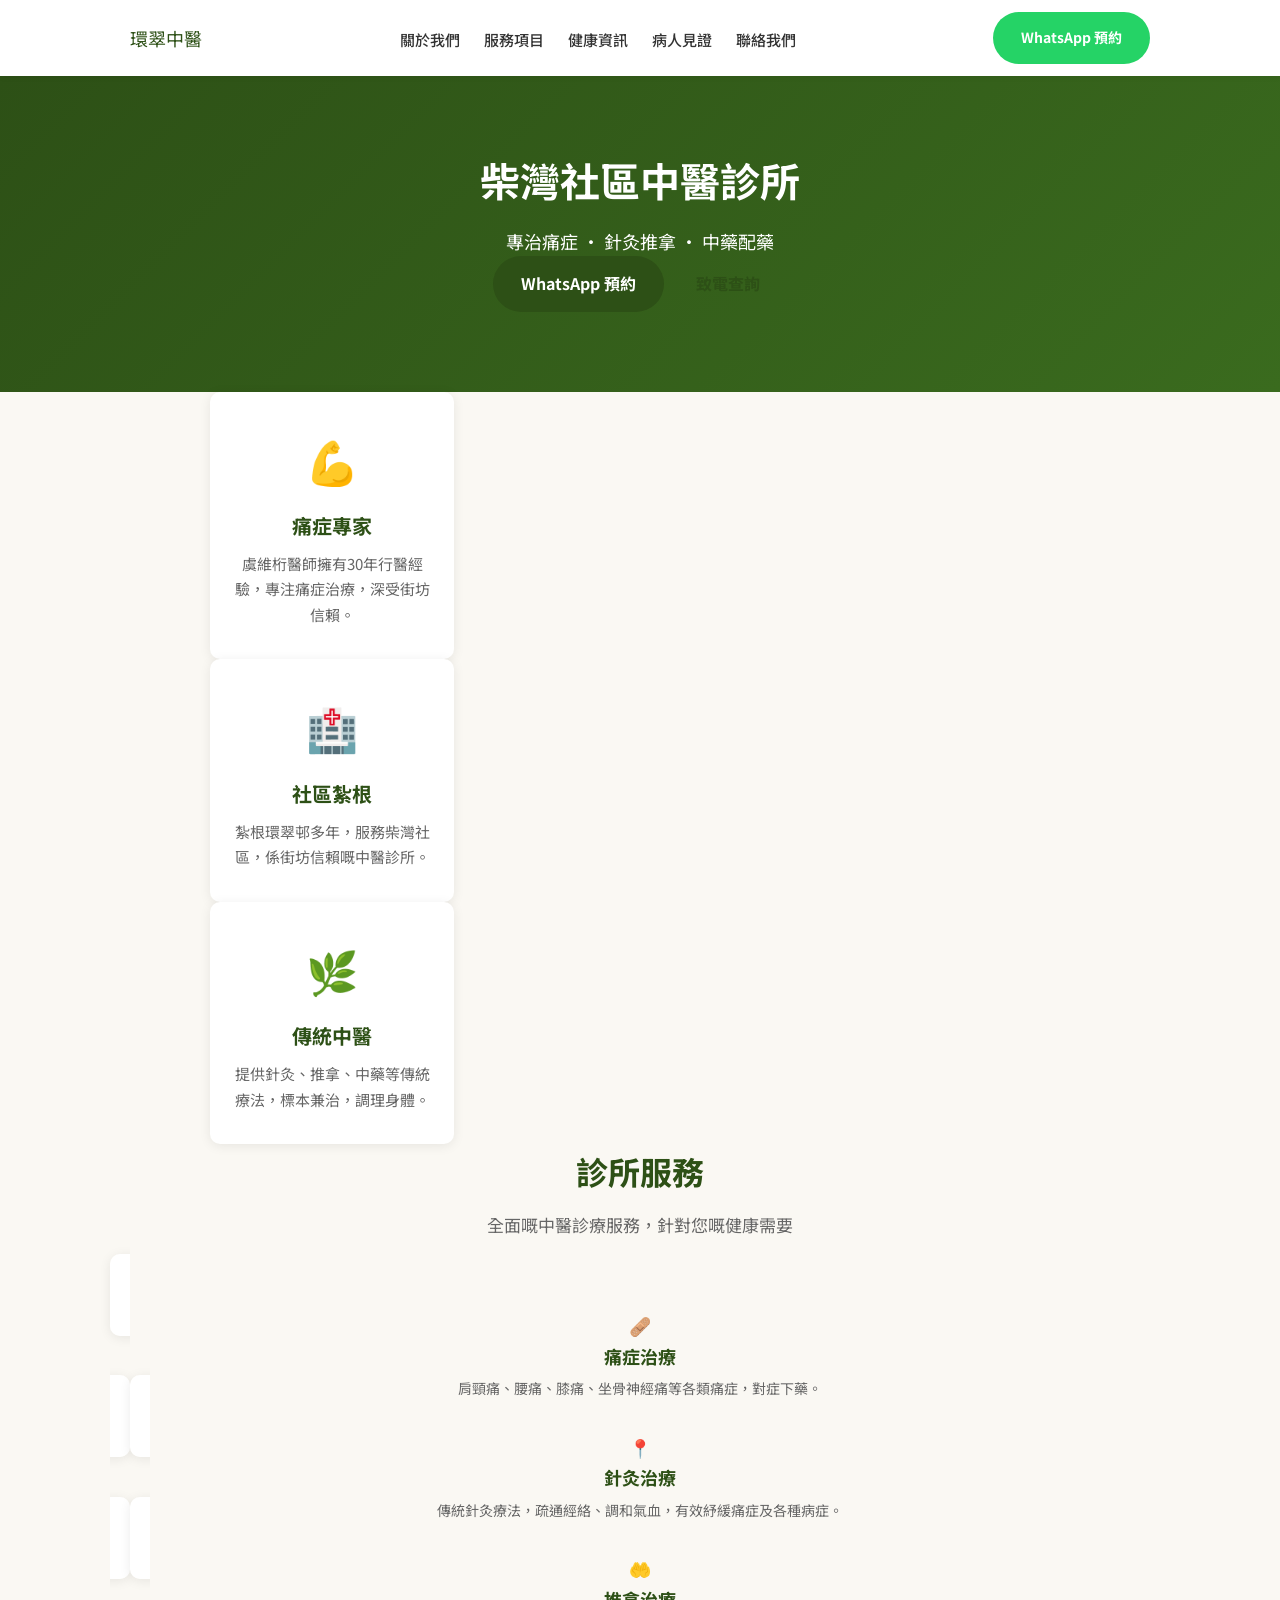
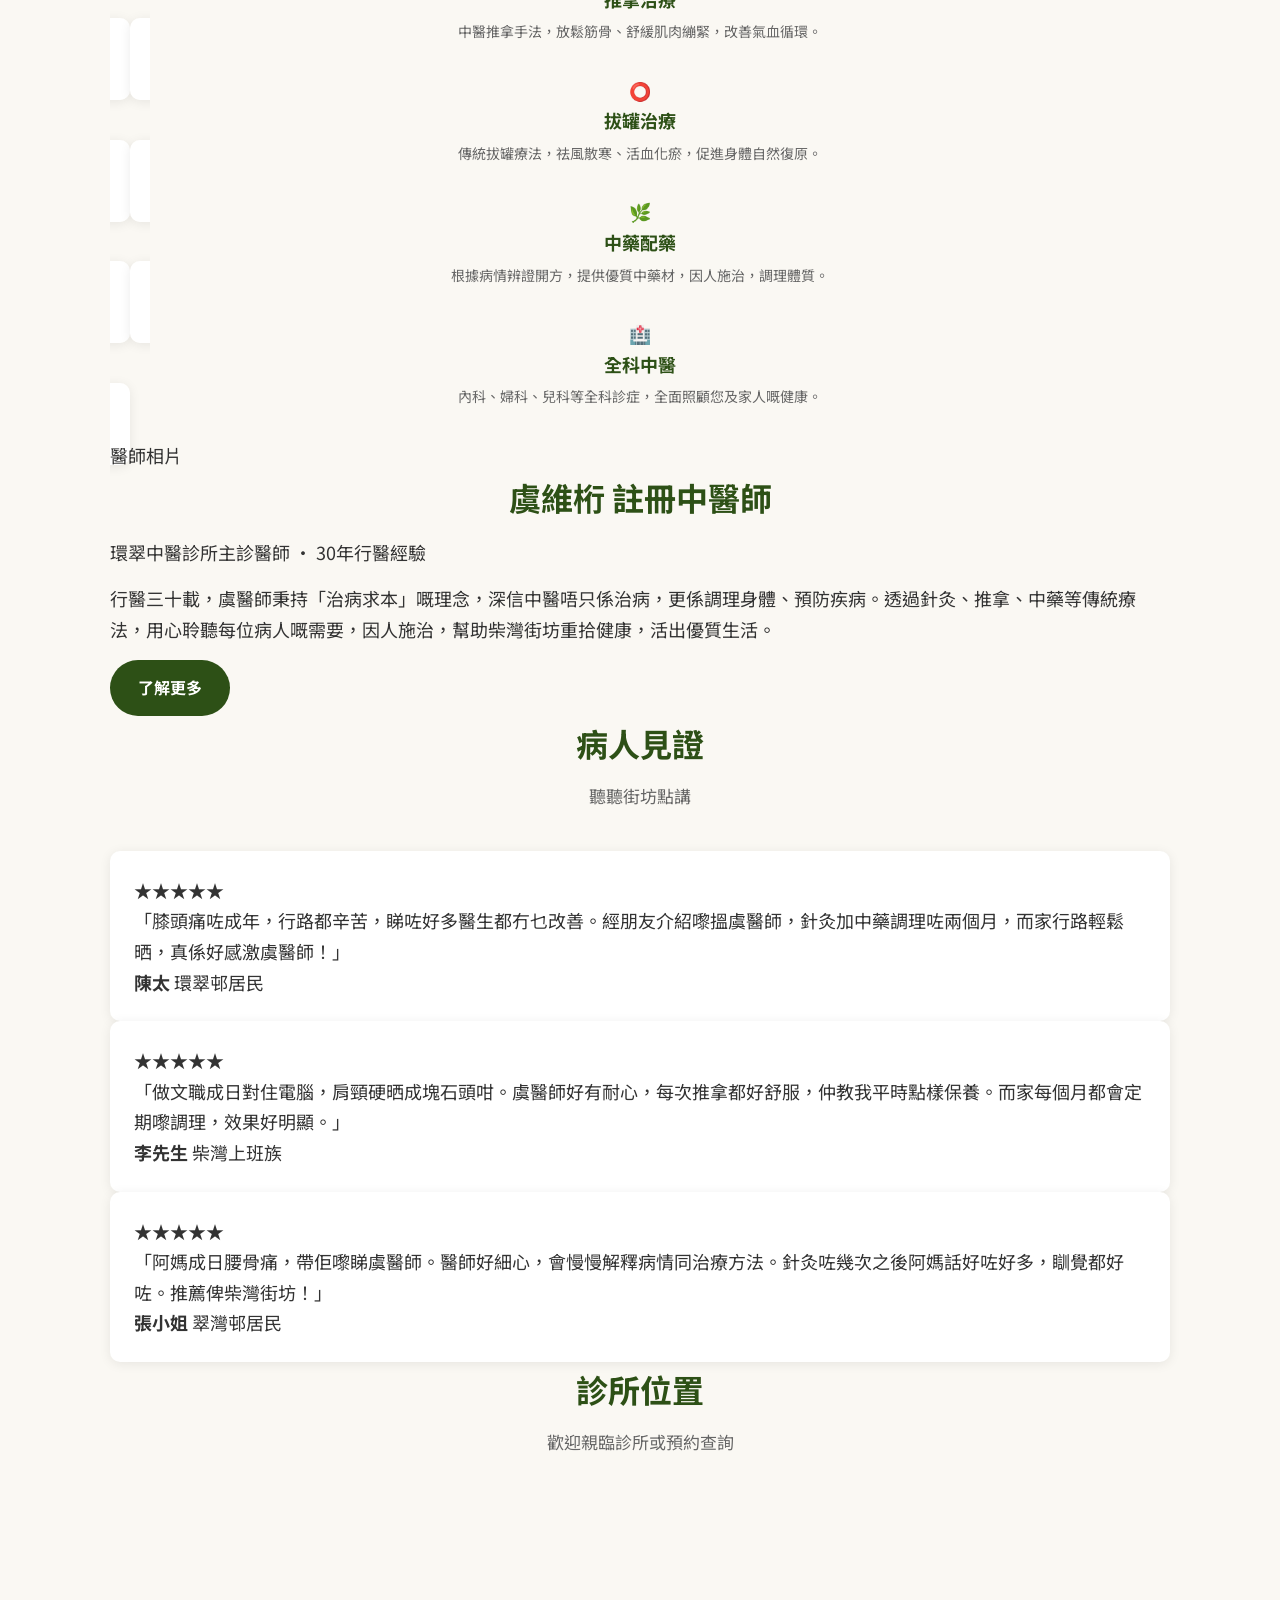
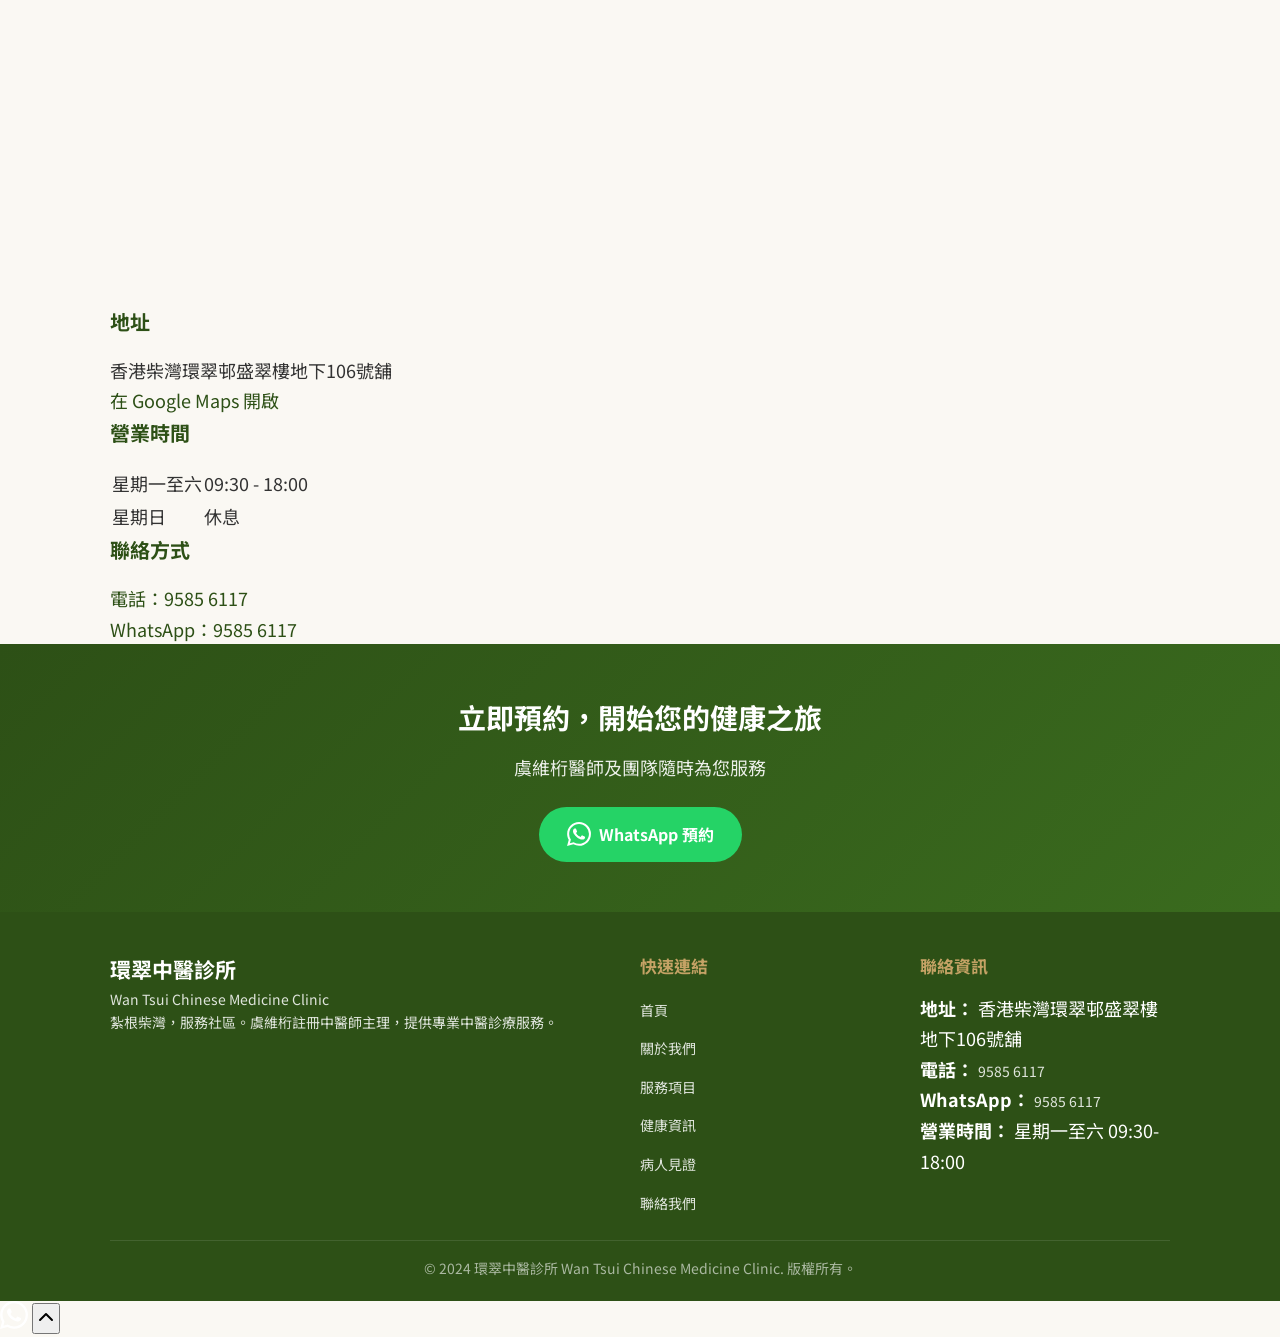
<file: docs/index.html>
<!DOCTYPE html>
<html lang="zh-Hant-HK">
<head>
    <meta charset="UTF-8">
    <meta name="viewport" content="width=device-width, initial-scale=1.0">
    <title>環翠中醫診所 | 柴灣痛症針灸推拿中藥</title>
    <meta name="description" content="環翠中醫診所位於柴灣環翠邨，由虞維桁註冊中醫師主理，擁有30年行醫經驗。專治痛症，提供針灸、推拿、拔罐、中藥配藥等傳統中醫服務，服務柴灣社區街坊。">
    <meta name="keywords" content="中醫,柴灣,環翠邨,痛症,針灸,推拿,中藥,拔罐,註冊中醫師,虞維桁">
    <meta name="author" content="環翠中醫診所">
    <meta property="og:title" content="環翠中醫診所 | 柴灣痛症針灸推拿中藥">
    <meta property="og:description" content="柴灣環翠邨中醫診所，30年經驗註冊中醫師駐診，專治痛症、針灸推拿、中藥配藥。">
    <meta property="og:type" content="website">
    <meta property="og:locale" content="zh_HK">
    <link rel="preconnect" href="https://fonts.googleapis.com">
    <link rel="preconnect" href="https://fonts.gstatic.com" crossorigin>
    <link href="https://fonts.googleapis.com/css2?family=Noto+Sans+TC:wght@300;400;500;700;900&display=swap" rel="stylesheet">
    <link rel="stylesheet" href="css/style.css">
</head>
<body>

    <!-- ========== Header ========== -->
    <header class="header" id="header">
        <div class="container">
            <nav class="nav">
                <a href="index.html" class="logo">環翠中醫</a>
                <ul class="nav-links" id="navLinks">
                    <li><a href="about.html">關於我們</a></li>
                    <li><a href="services.html">服務項目</a></li>
                    <li><a href="health-info.html">健康資訊</a></li>
                    <li><a href="testimonials.html">病人見證</a></li>
                    <li><a href="contact.html">聯絡我們</a></li>
                </ul>
                <a href="https://wa.me/85295856117?text=你好，我想預約睇中醫" class="btn btn-whatsapp nav-cta" target="_blank" rel="noopener noreferrer">WhatsApp 預約</a>
                <button class="hamburger" id="hamburger" aria-label="開啟選單">
                    <span></span>
                    <span></span>
                    <span></span>
                </button>
            </nav>
        </div>
    </header>

    <!-- ========== Hero Section ========== -->
    <section class="hero" id="hero">
        <div class="container">
            <div class="hero-content">
                <h1>柴灣社區中醫診所</h1>
                <p class="hero-subtitle">專治痛症 · 針灸推拿 · 中藥配藥</p>
                <div class="hero-cta">
                    <a href="https://wa.me/85295856117?text=你好，我想預約睇中醫" class="btn btn-primary" target="_blank" rel="noopener noreferrer">WhatsApp 預約</a>
                    <a href="tel:+85295856117" class="btn btn-secondary">致電查詢</a>
                </div>
            </div>
        </div>
    </section>

    <!-- ========== Feature Cards ========== -->
    <section class="features" id="features">
        <div class="container">
            <div class="features-grid">
                <div class="feature-card">
                    <div class="feature-icon">💪</div>
                    <h3>痛症專家</h3>
                    <p>虞維桁醫師擁有30年行醫經驗，專注痛症治療，深受街坊信賴。</p>
                </div>
                <div class="feature-card">
                    <div class="feature-icon">🏥</div>
                    <h3>社區紮根</h3>
                    <p>紮根環翠邨多年，服務柴灣社區，係街坊信賴嘅中醫診所。</p>
                </div>
                <div class="feature-card">
                    <div class="feature-icon">🌿</div>
                    <h3>傳統中醫</h3>
                    <p>提供針灸、推拿、中藥等傳統療法，標本兼治，調理身體。</p>
                </div>
            </div>
        </div>
    </section>

    <!-- ========== Services Section ========== -->
    <section class="services" id="services">
        <div class="container">
            <h2 class="section-title">診所服務</h2>
            <p class="section-subtitle">全面嘅中醫診療服務，針對您嘅健康需要</p>
            <div class="services-grid">
                <a href="services.html" class="service-card">
                    <div class="service-icon">🩹</div>
                    <h3>痛症治療</h3>
                    <p>肩頸痛、腰痛、膝痛、坐骨神經痛等各類痛症，對症下藥。</p>
                </a>
                <a href="services.html" class="service-card">
                    <div class="service-icon">📍</div>
                    <h3>針灸治療</h3>
                    <p>傳統針灸療法，疏通經絡、調和氣血，有效紓緩痛症及各種病症。</p>
                </a>
                <a href="services.html" class="service-card">
                    <div class="service-icon">🤲</div>
                    <h3>推拿治療</h3>
                    <p>中醫推拿手法，放鬆筋骨、舒緩肌肉繃緊，改善氣血循環。</p>
                </a>
                <a href="services.html" class="service-card">
                    <div class="service-icon">⭕</div>
                    <h3>拔罐治療</h3>
                    <p>傳統拔罐療法，祛風散寒、活血化瘀，促進身體自然復原。</p>
                </a>
                <a href="services.html" class="service-card">
                    <div class="service-icon">🌿</div>
                    <h3>中藥配藥</h3>
                    <p>根據病情辨證開方，提供優質中藥材，因人施治，調理體質。</p>
                </a>
                <a href="services.html" class="service-card">
                    <div class="service-icon">🏥</div>
                    <h3>全科中醫</h3>
                    <p>內科、婦科、兒科等全科診症，全面照顧您及家人嘅健康。</p>
                </a>
            </div>
        </div>
    </section>

    <!-- ========== Doctor Section ========== -->
    <section class="doctor" id="doctor">
        <div class="container">
            <div class="doctor-content">
                <div class="doctor-image">
                    <div class="doctor-photo-placeholder">
                        <span>醫師相片</span>
                    </div>
                </div>
                <div class="doctor-info">
                    <h2 class="section-title">虞維桁 註冊中醫師</h2>
                    <p class="doctor-title">環翠中醫診所主診醫師 · 30年行醫經驗</p>
                    <p class="doctor-intro">行醫三十載，虞醫師秉持「治病求本」嘅理念，深信中醫唔只係治病，更係調理身體、預防疾病。透過針灸、推拿、中藥等傳統療法，用心聆聽每位病人嘅需要，因人施治，幫助柴灣街坊重拾健康，活出優質生活。</p>
                    <a href="about.html" class="btn btn-primary">了解更多</a>
                </div>
            </div>
        </div>
    </section>

    <!-- ========== Testimonials Section ========== -->
    <section class="testimonials" id="testimonials">
        <div class="container">
            <h2 class="section-title">病人見證</h2>
            <p class="section-subtitle">聽聽街坊點講</p>
            <div class="testimonials-grid">
                <div class="testimonial-card">
                    <div class="testimonial-stars">★★★★★</div>
                    <p class="testimonial-text">「膝頭痛咗成年，行路都辛苦，睇咗好多醫生都冇乜改善。經朋友介紹嚟搵虞醫師，針灸加中藥調理咗兩個月，而家行路輕鬆晒，真係好感激虞醫師！」</p>
                    <div class="testimonial-author">
                        <strong>陳太</strong>
                        <span>環翠邨居民</span>
                    </div>
                </div>
                <div class="testimonial-card">
                    <div class="testimonial-stars">★★★★★</div>
                    <p class="testimonial-text">「做文職成日對住電腦，肩頸硬晒成塊石頭咁。虞醫師好有耐心，每次推拿都好舒服，仲教我平時點樣保養。而家每個月都會定期嚟調理，效果好明顯。」</p>
                    <div class="testimonial-author">
                        <strong>李先生</strong>
                        <span>柴灣上班族</span>
                    </div>
                </div>
                <div class="testimonial-card">
                    <div class="testimonial-stars">★★★★★</div>
                    <p class="testimonial-text">「阿媽成日腰骨痛，帶佢嚟睇虞醫師。醫師好細心，會慢慢解釋病情同治療方法。針灸咗幾次之後阿媽話好咗好多，瞓覺都好咗。推薦俾柴灣街坊！」</p>
                    <div class="testimonial-author">
                        <strong>張小姐</strong>
                        <span>翠灣邨居民</span>
                    </div>
                </div>
            </div>
        </div>
    </section>

    <!-- ========== Location Section ========== -->
    <section class="location" id="location">
        <div class="container">
            <h2 class="section-title">診所位置</h2>
            <p class="section-subtitle">歡迎親臨診所或預約查詢</p>
            <div class="location-content">
                <div class="location-map">
                    <iframe
                        src="https://www.google.com/maps?q=環翠邨盛翠樓106號舖&output=embed"
                        width="100%"
                        height="400"
                        style="border:0;"
                        allowfullscreen=""
                        loading="lazy"
                        referrerpolicy="no-referrer-when-downgrade"
                        title="環翠中醫診所地圖">
                    </iframe>
                </div>
                <div class="location-info">
                    <div class="location-detail">
                        <h3>地址</h3>
                        <p>香港柴灣環翠邨盛翠樓地下106號舖</p>
                        <a href="https://maps.app.goo.gl/WCCEY4EUzWNNpASV7" class="location-link" target="_blank" rel="noopener noreferrer">在 Google Maps 開啟</a>
                    </div>
                    <div class="location-detail">
                        <h3>營業時間</h3>
                        <table class="hours-table">
                            <tr>
                                <td>星期一至六</td>
                                <td>09:30 - 18:00</td>
                            </tr>
                            <tr>
                                <td>星期日</td>
                                <td>休息</td>
                            </tr>
                        </table>
                    </div>
                    <div class="location-detail">
                        <h3>聯絡方式</h3>
                        <p><a href="tel:+85295856117">電話：9585 6117</a></p>
                        <p><a href="https://wa.me/85295856117?text=你好，我想預約睇中醫" target="_blank" rel="noopener noreferrer">WhatsApp：9585 6117</a></p>
                    </div>
                </div>
            </div>
        </div>
    </section>

    <!-- ========== CTA Banner ========== -->
    <section class="cta-banner" id="cta">
        <div class="container">
            <h2>立即預約，開始您的健康之旅</h2>
            <p>虞維桁醫師及團隊隨時為您服務</p>
            <a href="https://wa.me/85295856117?text=你好，我想預約睇中醫" class="btn btn-whatsapp btn-lg" target="_blank" rel="noopener noreferrer">
                <svg xmlns="http://www.w3.org/2000/svg" width="24" height="24" viewBox="0 0 24 24" fill="currentColor"><path d="M17.472 14.382c-.297-.149-1.758-.867-2.03-.967-.273-.099-.471-.148-.67.15-.197.297-.767.966-.94 1.164-.173.199-.347.223-.644.075-.297-.15-1.255-.463-2.39-1.475-.883-.788-1.48-1.761-1.653-2.059-.173-.297-.018-.458.13-.606.134-.133.298-.347.446-.52.149-.174.198-.298.298-.497.099-.198.05-.371-.025-.52-.075-.149-.669-1.612-.916-2.207-.242-.579-.487-.5-.669-.51-.173-.008-.371-.01-.57-.01-.198 0-.52.074-.792.372-.272.297-1.04 1.016-1.04 2.479 0 1.462 1.065 2.875 1.213 3.074.149.198 2.096 3.2 5.077 4.487.709.306 1.262.489 1.694.625.712.227 1.36.195 1.871.118.571-.085 1.758-.719 2.006-1.413.248-.694.248-1.289.173-1.413-.074-.124-.272-.198-.57-.347m-5.421 7.403h-.004a9.87 9.87 0 01-5.031-1.378l-.361-.214-3.741.982.998-3.648-.235-.374a9.86 9.86 0 01-1.51-5.26c.001-5.45 4.436-9.884 9.888-9.884 2.64 0 5.122 1.03 6.988 2.898a9.825 9.825 0 012.893 6.994c-.003 5.45-4.437 9.884-9.885 9.884m8.413-18.297A11.815 11.815 0 0012.05 0C5.495 0 .16 5.335.157 11.892c0 2.096.547 4.142 1.588 5.945L.057 24l6.305-1.654a11.882 11.882 0 005.683 1.448h.005c6.554 0 11.89-5.335 11.893-11.893a11.821 11.821 0 00-3.48-8.413z"/></svg>
                WhatsApp 預約
            </a>
        </div>
    </section>

    <!-- ========== Footer ========== -->
    <footer class="footer" id="footer">
        <div class="container">
            <div class="footer-grid">
                <div class="footer-col">
                    <h3 class="footer-logo">環翠中醫診所</h3>
                    <p>Wan Tsui Chinese Medicine Clinic</p>
                    <p>紮根柴灣，服務社區。虞維桁註冊中醫師主理，提供專業中醫診療服務。</p>
                </div>
                <div class="footer-col">
                    <h4>快速連結</h4>
                    <ul class="footer-links">
                        <li><a href="index.html">首頁</a></li>
                        <li><a href="about.html">關於我們</a></li>
                        <li><a href="services.html">服務項目</a></li>
                        <li><a href="health-info.html">健康資訊</a></li>
                        <li><a href="testimonials.html">病人見證</a></li>
                        <li><a href="contact.html">聯絡我們</a></li>
                    </ul>
                </div>
                <div class="footer-col">
                    <h4>聯絡資訊</h4>
                    <ul class="footer-contact">
                        <li>
                            <strong>地址：</strong>
                            <span>香港柴灣環翠邨盛翠樓地下106號舖</span>
                        </li>
                        <li>
                            <strong>電話：</strong>
                            <a href="tel:+85295856117">9585 6117</a>
                        </li>
                        <li>
                            <strong>WhatsApp：</strong>
                            <a href="https://wa.me/85295856117?text=你好，我想預約睇中醫" target="_blank" rel="noopener noreferrer">9585 6117</a>
                        </li>
                        <li>
                            <strong>營業時間：</strong>
                            <span>星期一至六 09:30-18:00</span>
                        </li>
                    </ul>
                </div>
            </div>
            <div class="footer-bottom">
                <p>&copy; 2024 環翠中醫診所 Wan Tsui Chinese Medicine Clinic. 版權所有。</p>
            </div>
        </div>
    </footer>

    <!-- ========== Floating WhatsApp Button ========== -->
    <a href="https://wa.me/85295856117?text=你好，我想預約睇中醫" class="floating-whatsapp" target="_blank" rel="noopener noreferrer" aria-label="WhatsApp 預約">
        <svg xmlns="http://www.w3.org/2000/svg" width="28" height="28" viewBox="0 0 24 24" fill="#fff"><path d="M17.472 14.382c-.297-.149-1.758-.867-2.03-.967-.273-.099-.471-.148-.67.15-.197.297-.767.966-.94 1.164-.173.199-.347.223-.644.075-.297-.15-1.255-.463-2.39-1.475-.883-.788-1.48-1.761-1.653-2.059-.173-.297-.018-.458.13-.606.134-.133.298-.347.446-.52.149-.174.198-.298.298-.497.099-.198.05-.371-.025-.52-.075-.149-.669-1.612-.916-2.207-.242-.579-.487-.5-.669-.51-.173-.008-.371-.01-.57-.01-.198 0-.52.074-.792.372-.272.297-1.04 1.016-1.04 2.479 0 1.462 1.065 2.875 1.213 3.074.149.198 2.096 3.2 5.077 4.487.709.306 1.262.489 1.694.625.712.227 1.36.195 1.871.118.571-.085 1.758-.719 2.006-1.413.248-.694.248-1.289.173-1.413-.074-.124-.272-.198-.57-.347m-5.421 7.403h-.004a9.87 9.87 0 01-5.031-1.378l-.361-.214-3.741.982.998-3.648-.235-.374a9.86 9.86 0 01-1.51-5.26c.001-5.45 4.436-9.884 9.888-9.884 2.64 0 5.122 1.03 6.988 2.898a9.825 9.825 0 012.893 6.994c-.003 5.45-4.437 9.884-9.885 9.884m8.413-18.297A11.815 11.815 0 0012.05 0C5.495 0 .16 5.335.157 11.892c0 2.096.547 4.142 1.588 5.945L.057 24l6.305-1.654a11.882 11.882 0 005.683 1.448h.005c6.554 0 11.89-5.335 11.893-11.893a11.821 11.821 0 00-3.48-8.413z"/></svg>
    </a>

    <!-- ========== Back to Top Button ========== -->
    <button class="back-to-top" id="backToTop" aria-label="返回頂部">
        <svg xmlns="http://www.w3.org/2000/svg" width="24" height="24" viewBox="0 0 24 24" fill="none" stroke="currentColor" stroke-width="2" stroke-linecap="round" stroke-linejoin="round"><polyline points="18 15 12 9 6 15"></polyline></svg>
    </button>

    <script src="js/main.js"></script>
</body>
</html>
</file>
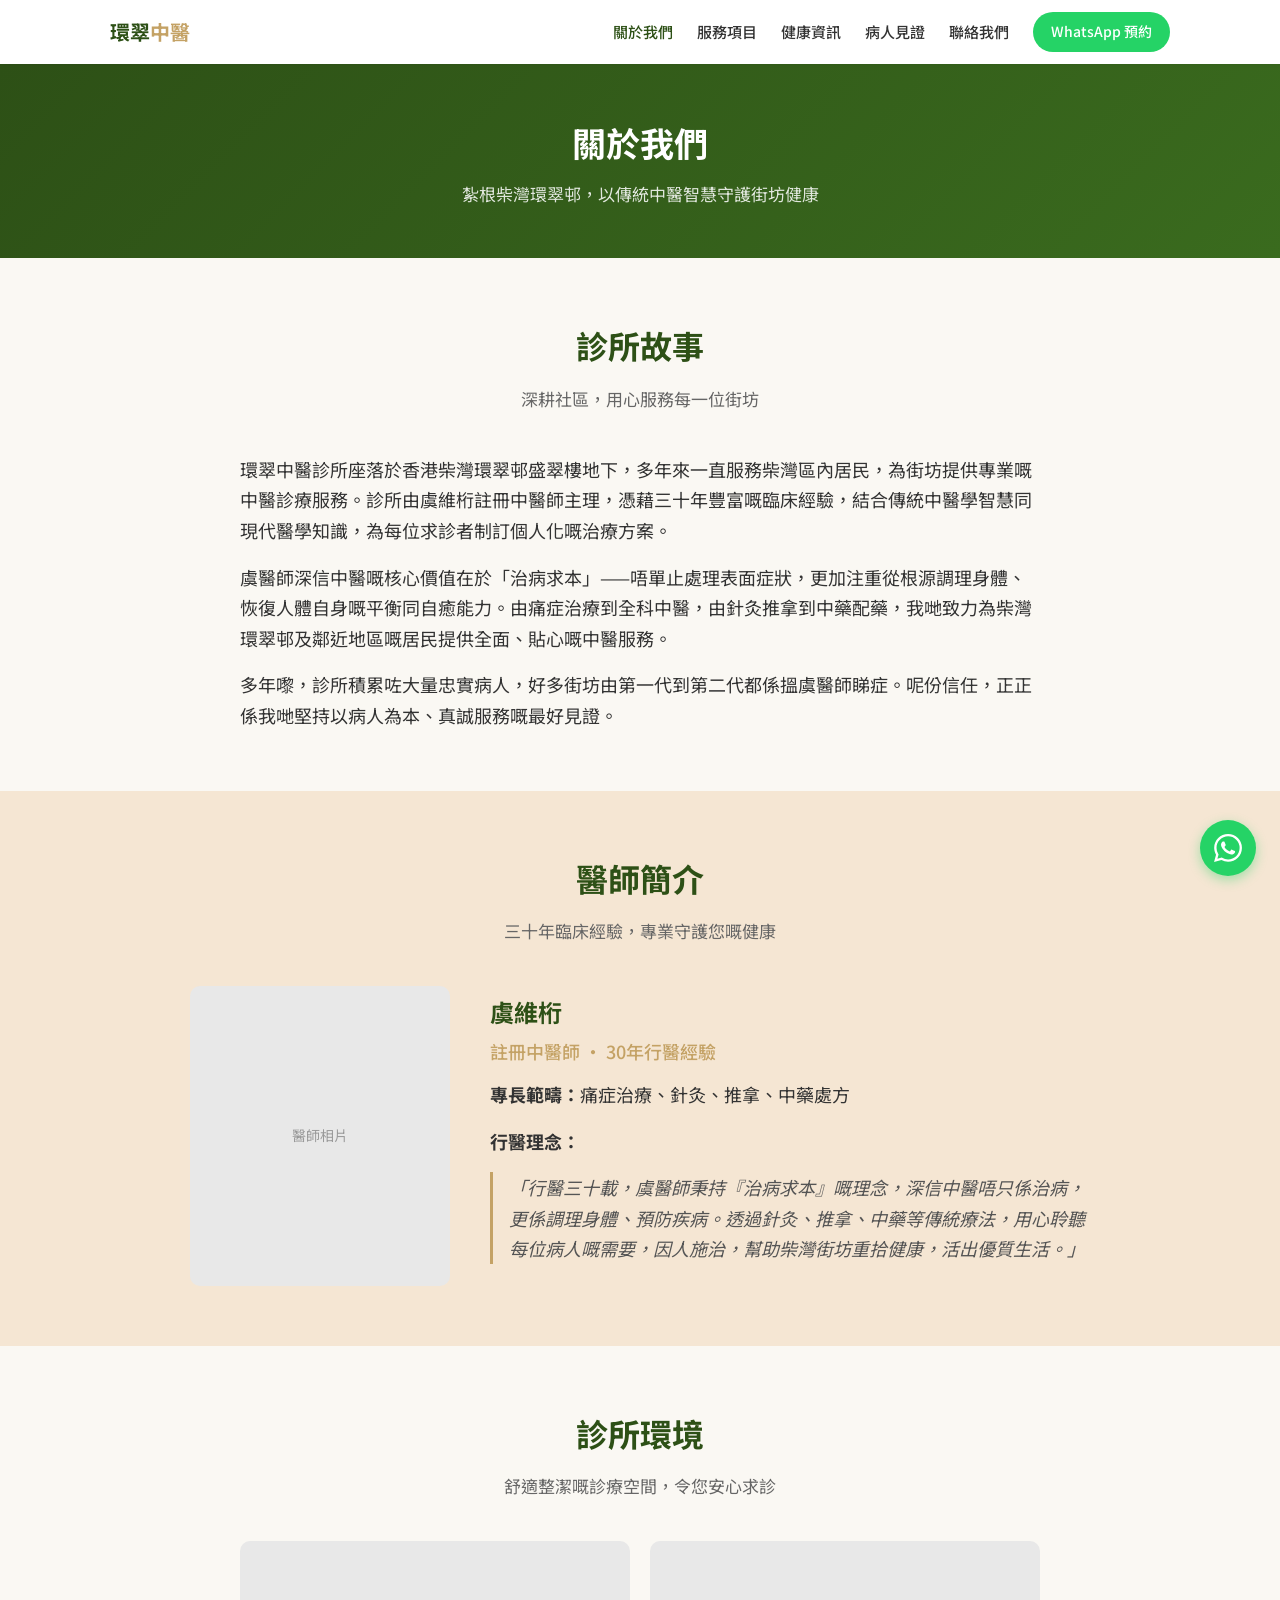
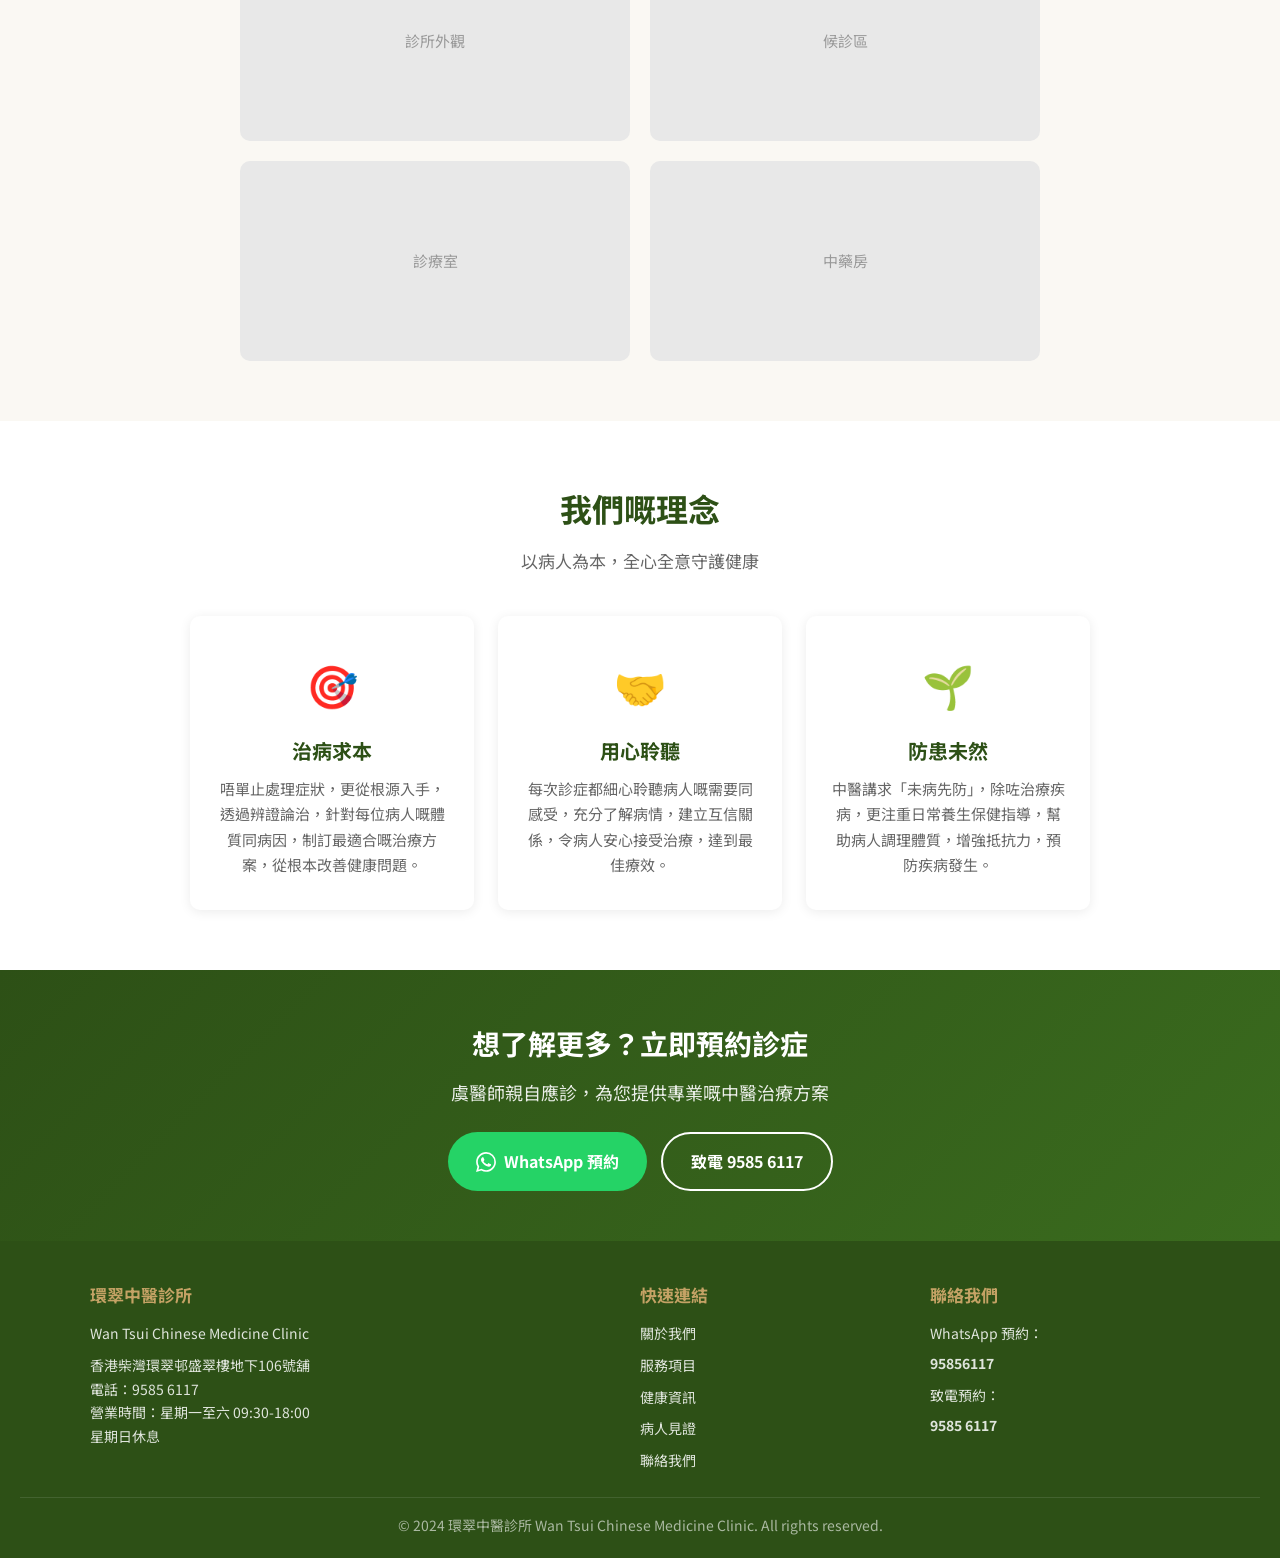
<file: docs/about.html>
<!DOCTYPE html>
<html lang="zh-Hant-HK">
<head>
  <meta charset="UTF-8">
  <meta name="viewport" content="width=device-width, initial-scale=1.0">
  <title>關於我們 | 環翠中醫診所 - 柴灣中醫</title>
  <meta name="description" content="環翠中醫診所位於柴灣環翠邨，由虞維桁註冊中醫師主理，擁有30年行醫經驗，提供針灸、推拿、中藥配藥、痛症治療等服務。">
  <link rel="preconnect" href="https://fonts.googleapis.com">
  <link rel="preconnect" href="https://fonts.gstatic.com" crossorigin>
  <link href="https://fonts.googleapis.com/css2?family=Noto+Sans+TC:wght@400;500;700&display=swap" rel="stylesheet">
  <link rel="stylesheet" href="css/style.css">
</head>
<body>

  <!-- Header -->
  <header class="header">
    <nav class="nav">
      <a href="index.html" class="nav-logo">環翠<span>中醫</span></a>
      <div class="nav-links">
        <a href="about.html">關於我們</a>
        <a href="services.html">服務項目</a>
        <a href="health-info.html">健康資訊</a>
        <a href="testimonials.html">病人見證</a>
        <a href="contact.html">聯絡我們</a>
        <a href="https://wa.me/85295856117?text=你好，我想預約睇中醫" class="nav-cta" target="_blank" rel="noopener">WhatsApp 預約</a>
      </div>
      <button class="hamburger" aria-label="開啟選單">
        <span></span>
        <span></span>
        <span></span>
      </button>
    </nav>
  </header>

  <!-- Page Hero -->
  <section class="page-hero">
    <div class="container">
      <h1>關於我們</h1>
      <p>紮根柴灣環翠邨，以傳統中醫智慧守護街坊健康</p>
    </div>
  </section>

  <!-- Clinic Story -->
  <section class="section">
    <div class="container">
      <h2 class="section-title">診所故事</h2>
      <p class="section-subtitle">深耕社區，用心服務每一位街坊</p>
      <div style="max-width:800px; margin:0 auto;">
        <p style="margin-bottom:16px;">環翠中醫診所座落於香港柴灣環翠邨盛翠樓地下，多年來一直服務柴灣區內居民，為街坊提供專業嘅中醫診療服務。診所由虞維桁註冊中醫師主理，憑藉三十年豐富嘅臨床經驗，結合傳統中醫學智慧同現代醫學知識，為每位求診者制訂個人化嘅治療方案。</p>
        <p style="margin-bottom:16px;">虞醫師深信中醫嘅核心價值在於「治病求本」——唔單止處理表面症狀，更加注重從根源調理身體、恢復人體自身嘅平衡同自癒能力。由痛症治療到全科中醫，由針灸推拿到中藥配藥，我哋致力為柴灣環翠邨及鄰近地區嘅居民提供全面、貼心嘅中醫服務。</p>
        <p>多年嚟，診所積累咗大量忠實病人，好多街坊由第一代到第二代都係搵虞醫師睇症。呢份信任，正正係我哋堅持以病人為本、真誠服務嘅最好見證。</p>
      </div>
    </div>
  </section>

  <!-- Doctor Profile -->
  <section class="section section-alt">
    <div class="container">
      <h2 class="section-title">醫師簡介</h2>
      <p class="section-subtitle">三十年臨床經驗，專業守護您嘅健康</p>
      <div class="doctor-section">
        <div class="doctor-photo">醫師相片</div>
        <div class="doctor-info">
          <h3>虞維桁</h3>
          <p class="title">註冊中醫師 ・ 30年行醫經驗</p>
          <p><strong>專長範疇：</strong>痛症治療、針灸、推拿、中藥處方</p>
          <p style="margin-top:16px;"><strong>行醫理念：</strong></p>
          <p style="font-style:italic; color:#555; border-left:3px solid #C4A265; padding-left:16px;">「行醫三十載，虞醫師秉持『治病求本』嘅理念，深信中醫唔只係治病，更係調理身體、預防疾病。透過針灸、推拿、中藥等傳統療法，用心聆聽每位病人嘅需要，因人施治，幫助柴灣街坊重拾健康，活出優質生活。」</p>
        </div>
      </div>
    </div>
  </section>

  <!-- Clinic Environment -->
  <section class="section">
    <div class="container">
      <h2 class="section-title">診所環境</h2>
      <p class="section-subtitle">舒適整潔嘅診療空間，令您安心求診</p>
      <div style="display:grid; grid-template-columns:repeat(2,1fr); gap:20px; max-width:800px; margin:0 auto;">
        <div style="background:var(--light-gray); border-radius:var(--radius); min-height:200px; display:flex; align-items:center; justify-content:center; color:#999; font-size:15px;">診所外觀</div>
        <div style="background:var(--light-gray); border-radius:var(--radius); min-height:200px; display:flex; align-items:center; justify-content:center; color:#999; font-size:15px;">候診區</div>
        <div style="background:var(--light-gray); border-radius:var(--radius); min-height:200px; display:flex; align-items:center; justify-content:center; color:#999; font-size:15px;">診療室</div>
        <div style="background:var(--light-gray); border-radius:var(--radius); min-height:200px; display:flex; align-items:center; justify-content:center; color:#999; font-size:15px;">中藥房</div>
      </div>
    </div>
  </section>

  <!-- Philosophy -->
  <section class="section section-white">
    <div class="container">
      <h2 class="section-title">我們嘅理念</h2>
      <p class="section-subtitle">以病人為本，全心全意守護健康</p>
      <div class="features">
        <div class="feature-card">
          <div class="feature-icon">🎯</div>
          <h3>治病求本</h3>
          <p>唔單止處理症狀，更從根源入手，透過辨證論治，針對每位病人嘅體質同病因，制訂最適合嘅治療方案，從根本改善健康問題。</p>
        </div>
        <div class="feature-card">
          <div class="feature-icon">🤝</div>
          <h3>用心聆聽</h3>
          <p>每次診症都細心聆聽病人嘅需要同感受，充分了解病情，建立互信關係，令病人安心接受治療，達到最佳療效。</p>
        </div>
        <div class="feature-card">
          <div class="feature-icon">🌱</div>
          <h3>防患未然</h3>
          <p>中醫講求「未病先防」，除咗治療疾病，更注重日常養生保健指導，幫助病人調理體質，增強抵抗力，預防疾病發生。</p>
        </div>
      </div>
    </div>
  </section>

  <!-- CTA Banner -->
  <section class="cta-banner">
    <div class="container">
      <h2>想了解更多？立即預約診症</h2>
      <p>虞醫師親自應診，為您提供專業嘅中醫治療方案</p>
      <div class="hero-btns">
        <a href="https://wa.me/85295856117?text=你好，我想預約睇中醫" class="btn btn-whatsapp" target="_blank" rel="noopener">
          <svg width="20" height="20" viewBox="0 0 24 24" fill="currentColor"><path d="M17.472 14.382c-.297-.149-1.758-.867-2.03-.967-.273-.099-.471-.148-.67.15-.197.297-.767.966-.94 1.164-.173.199-.347.223-.644.075-.297-.15-1.255-.463-2.39-1.475-.883-.788-1.48-1.761-1.653-2.059-.173-.297-.018-.458.13-.606.134-.133.298-.347.446-.52.149-.174.198-.298.298-.497.099-.198.05-.371-.025-.52-.075-.149-.669-1.612-.916-2.207-.242-.579-.487-.5-.669-.51-.173-.008-.371-.01-.57-.01-.198 0-.52.074-.792.372-.272.297-1.04 1.016-1.04 2.479 0 1.462 1.065 2.875 1.213 3.074.149.198 2.096 3.2 5.077 4.487.709.306 1.262.489 1.694.625.712.227 1.36.195 1.871.118.571-.085 1.758-.719 2.006-1.413.248-.694.248-1.289.173-1.413-.074-.124-.272-.198-.57-.347m-5.421 7.403h-.004a9.87 9.87 0 01-5.031-1.378l-.361-.214-3.741.982.998-3.648-.235-.374a9.86 9.86 0 01-1.51-5.26c.001-5.45 4.436-9.884 9.888-9.884 2.64 0 5.122 1.03 6.988 2.898a9.825 9.825 0 012.893 6.994c-.003 5.45-4.437 9.884-9.885 9.884m8.413-18.297A11.815 11.815 0 0012.05 0C5.495 0 .16 5.335.157 11.892c0 2.096.547 4.142 1.588 5.945L.057 24l6.305-1.654a11.882 11.882 0 005.683 1.448h.005c6.554 0 11.89-5.335 11.893-11.893a11.821 11.821 0 00-3.48-8.413z"/></svg>
          WhatsApp 預約
        </a>
        <a href="tel:+85295856117" class="btn btn-outline">致電 9585 6117</a>
      </div>
    </div>
  </section>

  <!-- Footer -->
  <footer class="footer">
    <div class="footer-grid">
      <div>
        <h4>環翠中醫診所</h4>
        <p>Wan Tsui Chinese Medicine Clinic</p>
        <p style="margin-top:8px;">香港柴灣環翠邨盛翠樓地下106號舖</p>
        <p>電話：<a href="tel:+85295856117">9585 6117</a></p>
        <p>營業時間：星期一至六 09:30-18:00</p>
        <p>星期日休息</p>
      </div>
      <div>
        <h4>快速連結</h4>
        <div class="footer-links">
          <a href="about.html">關於我們</a>
          <a href="services.html">服務項目</a>
          <a href="health-info.html">健康資訊</a>
          <a href="testimonials.html">病人見證</a>
          <a href="contact.html">聯絡我們</a>
        </div>
      </div>
      <div>
        <h4>聯絡我們</h4>
        <p>WhatsApp 預約：</p>
        <a href="https://wa.me/85295856117?text=你好，我想預約睇中醫" target="_blank" rel="noopener" style="font-weight:700;">95856117</a>
        <p style="margin-top:8px;">致電預約：</p>
        <a href="tel:+85295856117" style="font-weight:700;">9585 6117</a>
      </div>
    </div>
    <div class="footer-bottom">
      <p>&copy; 2024 環翠中醫診所 Wan Tsui Chinese Medicine Clinic. All rights reserved.</p>
    </div>
  </footer>

  <!-- Floating WhatsApp Button -->
  <a href="https://wa.me/85295856117?text=你好，我想預約睇中醫" class="wa-float" target="_blank" rel="noopener" aria-label="WhatsApp 預約">
    <svg viewBox="0 0 24 24"><path d="M17.472 14.382c-.297-.149-1.758-.867-2.03-.967-.273-.099-.471-.148-.67.15-.197.297-.767.966-.94 1.164-.173.199-.347.223-.644.075-.297-.15-1.255-.463-2.39-1.475-.883-.788-1.48-1.761-1.653-2.059-.173-.297-.018-.458.13-.606.134-.133.298-.347.446-.52.149-.174.198-.298.298-.497.099-.198.05-.371-.025-.52-.075-.149-.669-1.612-.916-2.207-.242-.579-.487-.5-.669-.51-.173-.008-.371-.01-.57-.01-.198 0-.52.074-.792.372-.272.297-1.04 1.016-1.04 2.479 0 1.462 1.065 2.875 1.213 3.074.149.198 2.096 3.2 5.077 4.487.709.306 1.262.489 1.694.625.712.227 1.36.195 1.871.118.571-.085 1.758-.719 2.006-1.413.248-.694.248-1.289.173-1.413-.074-.124-.272-.198-.57-.347m-5.421 7.403h-.004a9.87 9.87 0 01-5.031-1.378l-.361-.214-3.741.982.998-3.648-.235-.374a9.86 9.86 0 01-1.51-5.26c.001-5.45 4.436-9.884 9.888-9.884 2.64 0 5.122 1.03 6.988 2.898a9.825 9.825 0 012.893 6.994c-.003 5.45-4.437 9.884-9.885 9.884m8.413-18.297A11.815 11.815 0 0012.05 0C5.495 0 .16 5.335.157 11.892c0 2.096.547 4.142 1.588 5.945L.057 24l6.305-1.654a11.882 11.882 0 005.683 1.448h.005c6.554 0 11.89-5.335 11.893-11.893a11.821 11.821 0 00-3.48-8.413z"/></svg>
  </a>

  <!-- Back to Top Button -->
  <button class="back-top" aria-label="返回頂部">&#9650;</button>

  <script src="js/main.js"></script>
</body>
</html>
</file>
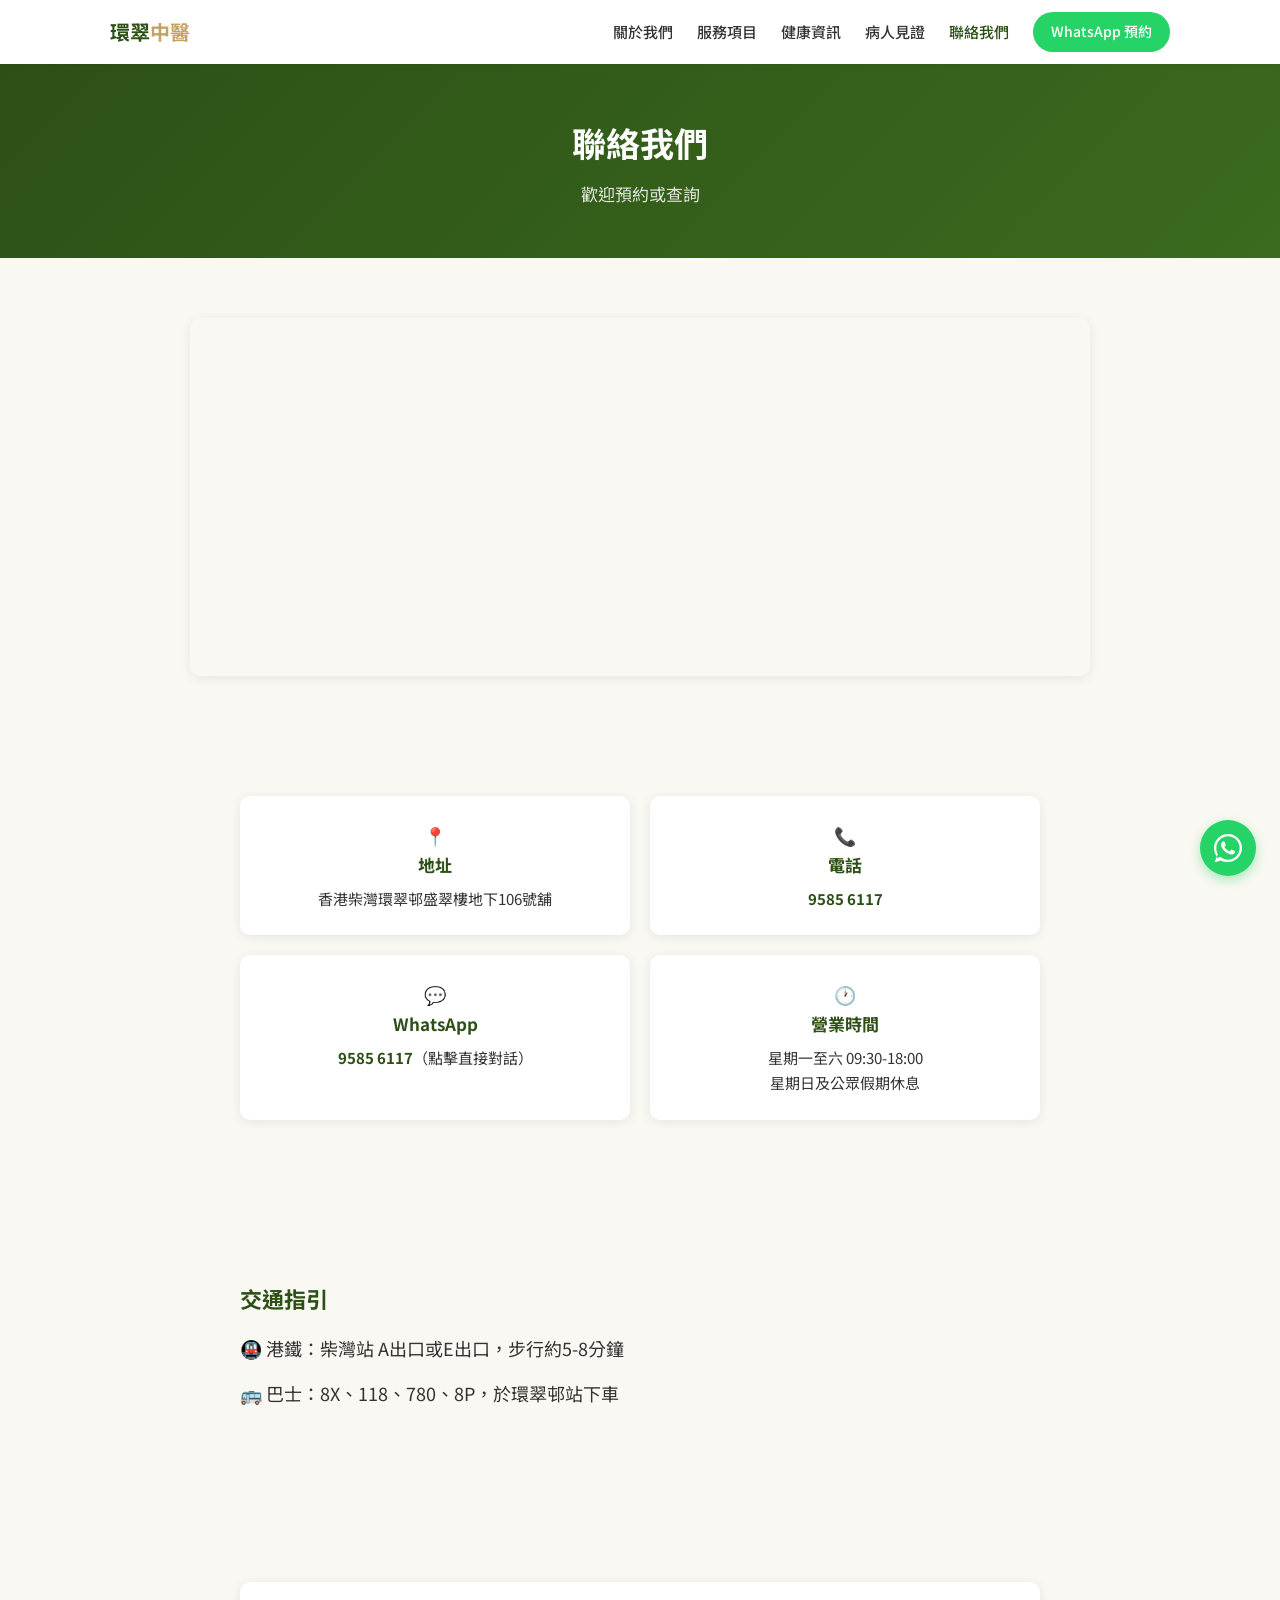
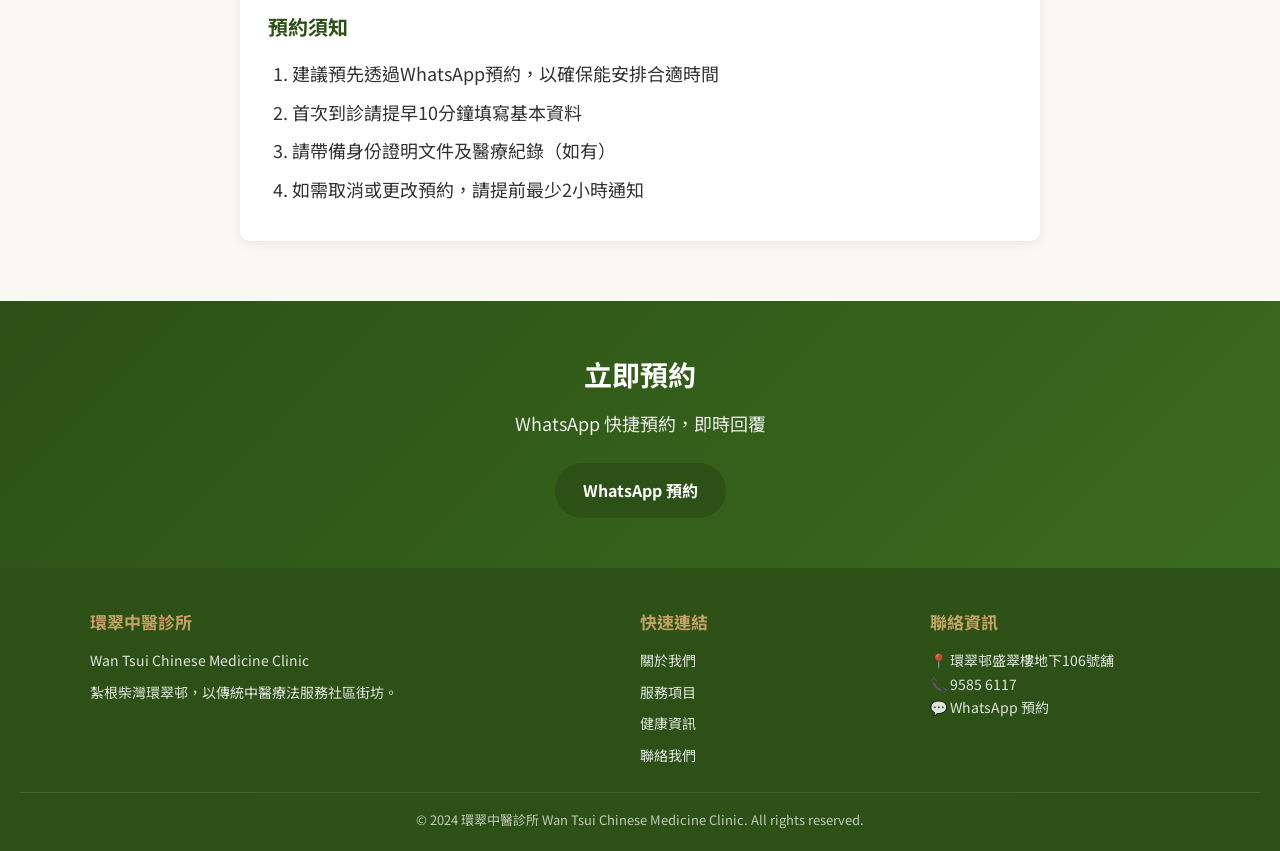
<file: docs/contact.html>
<!DOCTYPE html>
<html lang="zh-Hant-HK">
<head>
  <meta charset="UTF-8">
  <meta name="viewport" content="width=device-width, initial-scale=1.0">
  <title>聯絡我們 | 環翠中醫診所 - 柴灣環翠邨</title>
  <meta name="description" content="環翠中醫診所聯絡方式及地址。位於香港柴灣環翠邨盛翠樓地下106號舖，歡迎致電或WhatsApp預約。柴灣站A或E出口，步行5-8分鐘。">
  <link rel="preconnect" href="https://fonts.googleapis.com">
  <link href="https://fonts.googleapis.com/css2?family=Noto+Sans+TC:wght@400;500;700&display=swap" rel="stylesheet">
  <link rel="stylesheet" href="css/style.css">
</head>
<body>

<header class="header">
  <nav class="nav">
    <a href="index.html" class="nav-logo">環翠<span>中醫</span></a>
    <div class="nav-links">
      <a href="about.html">關於我們</a>
      <a href="services.html">服務項目</a>
      <a href="health-info.html">健康資訊</a>
      <a href="testimonials.html">病人見證</a>
      <a href="contact.html">聯絡我們</a>
      <a href="https://wa.me/85295856117?text=你好，我想預約睇中醫" class="nav-cta" target="_blank">WhatsApp 預約</a>
    </div>
    <button class="hamburger" aria-label="選單"><span></span><span></span><span></span></button>
  </nav>
</header>

<section class="page-hero">
  <h1>聯絡我們</h1>
  <p>歡迎預約或查詢</p>
</section>

<section class="section">
  <div class="map-wrapper" style="max-width:900px;margin:0 auto">
    <iframe src="https://www.google.com/maps?q=環翠邨盛翠樓106號舖&output=embed" width="100%" height="400" style="border:0" allowfullscreen loading="lazy"></iframe>
  </div>
</section>

<section class="section">
  <div class="contact-grid">
    <div class="contact-card">
      <span class="contact-icon">📍</span>
      <h3>地址</h3>
      <p>香港柴灣環翠邨盛翠樓地下106號舖</p>
    </div>
    <div class="contact-card">
      <span class="contact-icon">📞</span>
      <h3>電話</h3>
      <p><a href="tel:+85295856117">9585 6117</a></p>
    </div>
    <div class="contact-card">
      <span class="contact-icon">💬</span>
      <h3>WhatsApp</h3>
      <p><a href="https://wa.me/85295856117?text=你好，我想預約睇中醫" target="_blank">9585 6117</a>（點擊直接對話）</p>
    </div>
    <div class="contact-card">
      <span class="contact-icon">🕐</span>
      <h3>營業時間</h3>
      <p>星期一至六 09:30-18:00<br>星期日及公眾假期休息</p>
    </div>
  </div>
</section>

<section class="section">
  <div class="transport-section">
    <h3>交通指引</h3>
    <div class="transport-item">🚇 港鐵：柴灣站 A出口或E出口，步行約5-8分鐘</div>
    <div class="transport-item">🚌 巴士：8X、118、780、8P，於環翠邨站下車</div>
  </div>
</section>

<section class="section">
  <div class="booking-notes">
    <h3>預約須知</h3>
    <ol>
      <li>建議預先透過WhatsApp預約，以確保能安排合適時間</li>
      <li>首次到診請提早10分鐘填寫基本資料</li>
      <li>請帶備身份證明文件及醫療紀錄（如有）</li>
      <li>如需取消或更改預約，請提前最少2小時通知</li>
    </ol>
  </div>
</section>

<section class="cta-banner">
  <h2>立即預約</h2>
  <p>WhatsApp 快捷預約，即時回覆</p>
  <a href="https://wa.me/85295856117?text=你好，我想預約睇中醫" class="btn btn-primary" target="_blank">WhatsApp 預約</a>
</section>

<footer class="footer">
  <div class="footer-grid">
    <div>
      <h4>環翠中醫診所</h4>
      <p>Wan Tsui Chinese Medicine Clinic</p>
      <p style="margin-top:8px">紮根柴灣環翠邨，以傳統中醫療法服務社區街坊。</p>
    </div>
    <div>
      <h4>快速連結</h4>
      <div class="footer-links">
        <a href="about.html">關於我們</a>
        <a href="services.html">服務項目</a>
        <a href="health-info.html">健康資訊</a>
        <a href="contact.html">聯絡我們</a>
      </div>
    </div>
    <div>
      <h4>聯絡資訊</h4>
      <p>📍 環翠邨盛翠樓地下106號舖</p>
      <p>📞 <a href="tel:+85295856117">9585 6117</a></p>
      <p>💬 <a href="https://wa.me/85295856117?text=你好，我想預約睇中醫" target="_blank">WhatsApp 預約</a></p>
    </div>
  </div>
  <div class="footer-bottom">© 2024 環翠中醫診所 Wan Tsui Chinese Medicine Clinic. All rights reserved.</div>
</footer>

<a href="https://wa.me/85295856117?text=你好，我想預約睇中醫" class="wa-float" target="_blank" aria-label="WhatsApp預約">
  <svg viewBox="0 0 24 24"><path d="M17.472 14.382c-.297-.149-1.758-.867-2.03-.967-.273-.099-.471-.148-.67.15-.197.297-.767.966-.94 1.164-.173.199-.347.223-.644.075-.297-.15-1.255-.463-2.39-1.475-.883-.788-1.48-1.761-1.653-2.059-.173-.297-.018-.458.13-.606.134-.133.298-.347.446-.52.149-.174.198-.298.298-.497.099-.198.05-.371-.025-.52-.075-.149-.669-1.612-.916-2.207-.242-.579-.487-.5-.669-.51-.173-.008-.371-.01-.57-.01-.198 0-.52.074-.792.372-.272.297-1.04 1.016-1.04 2.479 0 1.462 1.065 2.875 1.213 3.074.149.198 2.096 3.2 5.077 4.487.709.306 1.262.489 1.694.625.712.227 1.36.195 1.871.118.571-.085 1.758-.719 2.006-1.413.248-.694.248-1.289.173-1.413-.074-.124-.272-.198-.57-.347z"/><path d="M12 0C5.373 0 0 5.373 0 12c0 2.625.846 5.059 2.284 7.034L.789 23.492a.5.5 0 00.611.611l4.458-1.495A11.952 11.952 0 0012 24c6.627 0 12-5.373 12-12S18.627 0 12 0zm0 22c-2.387 0-4.592-.826-6.326-2.209l-.252-.196-3.278 1.098 1.098-3.278-.196-.252A9.948 9.948 0 012 12C2 6.486 6.486 2 12 2s10 4.486 10 10-4.486 10-10 10z"/></svg>
</a>
<button class="back-top" aria-label="返回頂部">↑</button>

<script src="js/main.js"></script>
</body>
</html>
</file>
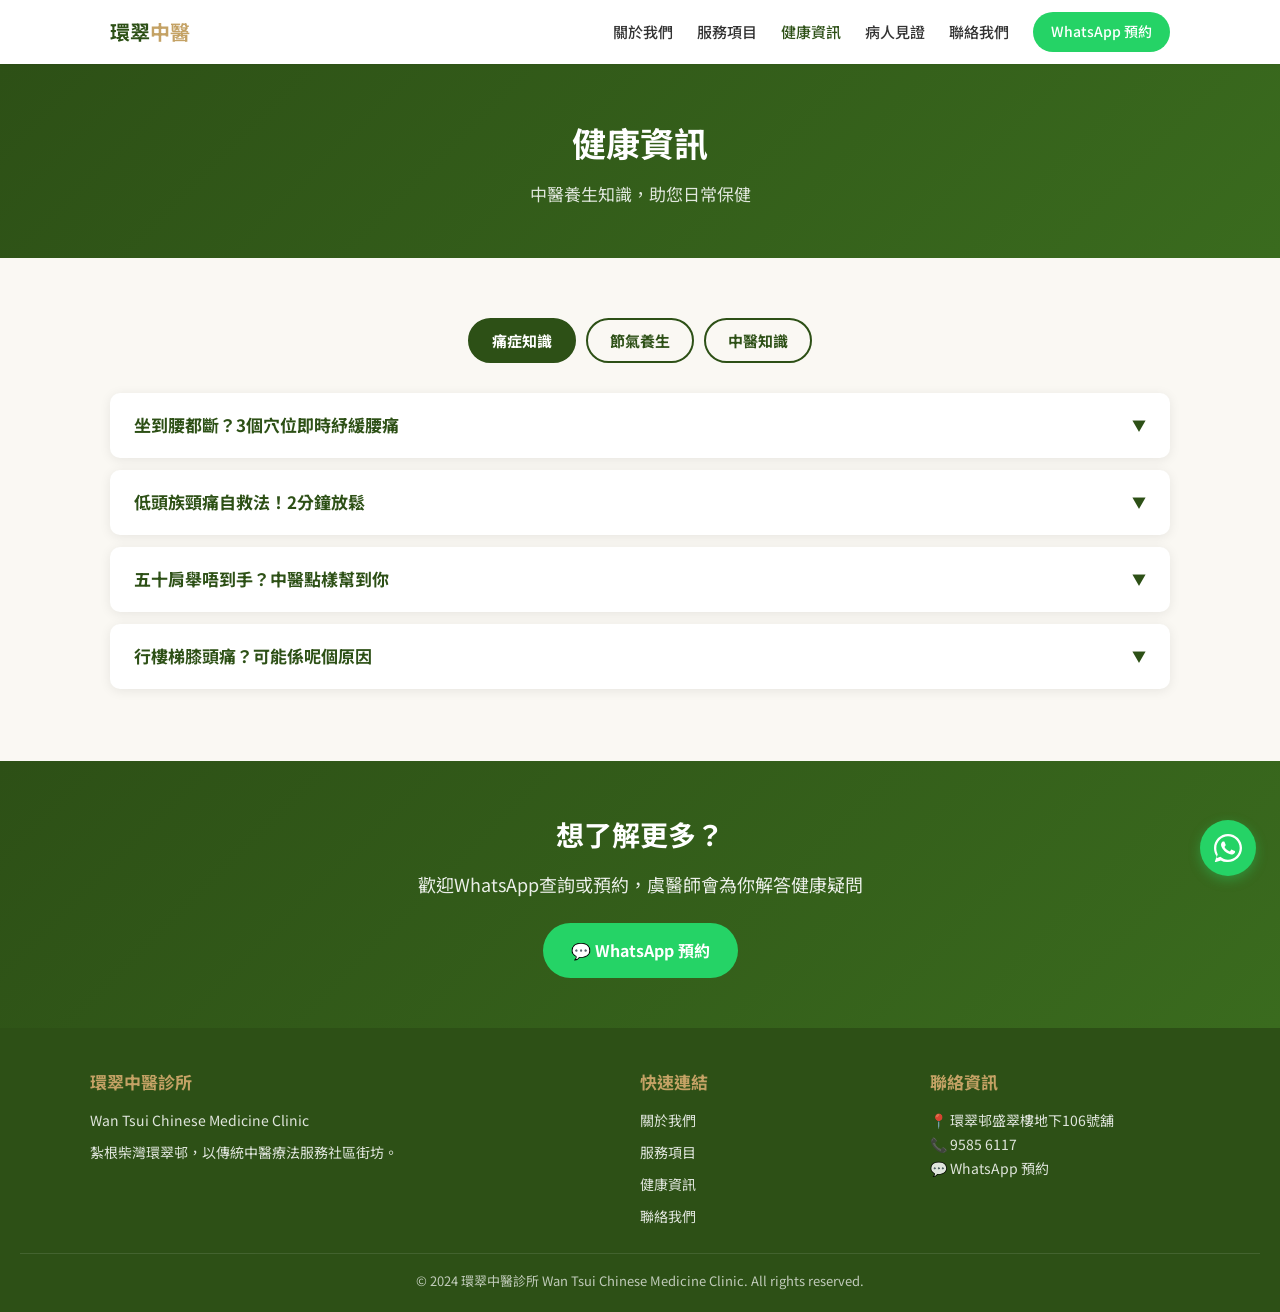
<file: docs/health-info.html>
<!DOCTYPE html>
<html lang="zh-Hant-HK">
<head>
  <meta charset="UTF-8">
  <meta name="viewport" content="width=device-width, initial-scale=1.0">
  <title>健康資訊 | 環翠中醫診所 - 中醫養生痛症知識</title>
  <meta name="description" content="環翠中醫診所健康資訊專欄，提供痛症知識、節氣養生湯水食療、中醫冷知識。柴灣環翠邨虞維桁註冊中醫師分享實用中醫養生貼士。">
  <meta name="keywords" content="中醫養生,痛症知識,節氣養生,湯水食療,柴灣中醫,環翠邨">
  <link rel="preconnect" href="https://fonts.googleapis.com">
  <link href="https://fonts.googleapis.com/css2?family=Noto+Sans+TC:wght@400;500;700&display=swap" rel="stylesheet">
  <link rel="stylesheet" href="css/style.css">
</head>
<body>

<header class="header">
  <nav class="nav">
    <a href="index.html" class="nav-logo">環翠<span>中醫</span></a>
    <div class="nav-links">
      <a href="about.html">關於我們</a>
      <a href="services.html">服務項目</a>
      <a href="health-info.html">健康資訊</a>
      <a href="testimonials.html">病人見證</a>
      <a href="contact.html">聯絡我們</a>
      <a href="https://wa.me/85295856117?text=你好，我想預約睇中醫" class="nav-cta" target="_blank">WhatsApp 預約</a>
    </div>
    <button class="hamburger" aria-label="選單"><span></span><span></span><span></span></button>
  </nav>
</header>

<section class="page-hero">
  <h1>健康資訊</h1>
  <p>中醫養生知識，助您日常保健</p>
</section>

<section class="section">
  <div class="container">
    <div class="tabs">
      <button class="tab-btn active" data-tab="pain">痛症知識</button>
      <button class="tab-btn" data-tab="seasonal">節氣養生</button>
      <button class="tab-btn" data-tab="tcm">中醫知識</button>
    </div>

    <!-- 痛症知識 -->
    <div id="pain" class="tab-content active">

      <div class="accordion-item">
        <div class="accordion-header">坐到腰都斷？3個穴位即時紓緩腰痛 <span class="arrow">▼</span></div>
        <div class="accordion-body">
          <p>長期坐辦公室、缺乏運動，好多人都有腰痛問題。中醫認為腰痛多因腎虛、氣血不通或風寒濕邪入侵所致。</p>
          <p><strong>3個紓緩腰痛穴位：</strong></p>
          <ul>
            <li><strong>委中穴</strong> — 膝蓋後面正中央。用拇指按壓1-2分鐘，有助舒緩腰背痛。</li>
            <li><strong>腎俞穴</strong> — 腰部第二腰椎旁開1.5寸。雙手握拳，用指關節上下搓揉30次。</li>
            <li><strong>大腸俞穴</strong> — 腰部第四腰椎旁開1.5寸。按壓可紓緩腰痛及坐骨神經痛。</li>
          </ul>
          <p>⚠️ 如果腰痛持續超過兩星期、伴隨腳部麻痺或無力，建議盡快求醫檢查。</p>
          <p>📞 如有需要，歡迎 <a href="https://wa.me/85295856117?text=你好，我想預約睇中醫" target="_blank">WhatsApp預約諮詢</a>。</p>
        </div>
      </div>

      <div class="accordion-item">
        <div class="accordion-header">低頭族頸痛自救法！2分鐘放鬆 <span class="arrow">▼</span></div>
        <div class="accordion-body">
          <p>成日低頭睇手機、對住電腦，頸部肌肉長期受壓，容易導致頸椎勞損。中醫稱之為「項痹」，多因風寒侵襲、氣血運行不暢引起。</p>
          <p><strong>2分鐘自我紓緩法：</strong></p>
          <ul>
            <li><strong>風池穴按摩</strong> — 後腦兩側凹陷處，用拇指打圈按壓1分鐘。</li>
            <li><strong>頸部伸展</strong> — 慢慢將頭向左右兩側傾斜，每邊停留15秒，重複3次。</li>
            <li><strong>聳肩放鬆</strong> — 雙肩用力聳起，維持5秒後放鬆，重複10次。</li>
          </ul>
          <p>⚠️ 如頸痛伴隨頭暈、手臂麻痺，可能涉及頸椎問題，建議盡快求診。</p>
          <p>📞 <a href="https://wa.me/85295856117?text=你好，我想預約睇中醫" target="_blank">WhatsApp預約</a>，虞醫師可以幫到你。</p>
        </div>
      </div>

      <div class="accordion-item">
        <div class="accordion-header">五十肩舉唔到手？中醫點樣幫到你 <span class="arrow">▼</span></div>
        <div class="accordion-body">
          <p>「五十肩」又叫肩周炎，常見於50歲左右人士，肩膊關節活動受限，嚴重時連梳頭、著衫都做唔到。</p>
          <p><strong>中醫點睇五十肩？</strong></p>
          <p>中醫認為五十肩屬「痹症」，多因年紀漸長、氣血不足，加上風寒濕邪入侵肩部經絡所致。</p>
          <p><strong>中醫治療方法：</strong></p>
          <ul>
            <li><strong>針灸</strong> — 疏通肩部經絡，促進氣血運行，減輕疼痛。</li>
            <li><strong>推拿</strong> — 鬆解黏連組織，恢復關節活動範圍。</li>
            <li><strong>中藥</strong> — 內服活血化瘀、祛風除濕嘅藥方。</li>
          </ul>
          <p><strong>日常預防：</strong>保持肩部活動，避免長時間固定姿勢，注意肩膊保暖。</p>
        </div>
      </div>

      <div class="accordion-item">
        <div class="accordion-header">行樓梯膝頭痛？可能係呢個原因 <span class="arrow">▼</span></div>
        <div class="accordion-body">
          <p>行樓梯時膝蓋痛係好常見嘅問題，尤其係中老年人士。上落樓梯時膝關節承受嘅壓力係平路嘅3-5倍。</p>
          <p><strong>常見原因（中醫角度）：</strong></p>
          <ul>
            <li><strong>肝腎不足</strong> — 年紀大咗，肝主筋、腎主骨嘅功能下降。</li>
            <li><strong>風寒濕痹</strong> — 天氣轉變、受涼受濕引致關節痛。</li>
            <li><strong>氣滯血瘀</strong> — 舊傷未癒，氣血運行不暢。</li>
          </ul>
          <p><strong>日常護理建議：</strong></p>
          <ul>
            <li>避免長時間企立或蹲低</li>
            <li>適當運動如游水、太極，強化膝關節周圍肌肉</li>
            <li>注意膝蓋保暖，避免直吹冷氣</li>
            <li>控制體重，減輕膝關節負擔</li>
          </ul>
        </div>
      </div>

    </div>

    <!-- 節氣養生 -->
    <div id="seasonal" class="tab-content">

      <div class="accordion-item">
        <div class="accordion-header">🌿 穀雨養生：祛濕排毒好時機 <span class="arrow">▼</span></div>
        <div class="accordion-body">
          <p>穀雨係春天最後一個節氣，雨水增多，濕氣漸重。中醫認為呢個時候要特別注意祛濕健脾。</p>
          <p><strong>養生建議：</strong></p>
          <ul>
            <li>飲食清淡，少食生冷油膩食物</li>
            <li>多食健脾祛濕食材如薏米、赤小豆、淮山</li>
            <li>保持適量運動，幫助排汗祛濕</li>
          </ul>
          <p><strong>🍲 推薦湯水：赤小豆薏米水</strong></p>
          <p>材料：赤小豆30g、薏米30g、陳皮1角、水1500ml</p>
          <p>做法：赤小豆同薏米浸泡2小時，加水大火煲滾後轉細火煲1.5小時，加少許冰糖調味即可。</p>
          <p>功效：健脾祛濕、清熱利水。</p>
        </div>
      </div>

      <div class="accordion-item">
        <div class="accordion-header">☀️ 立夏養心安神 <span class="arrow">▼</span></div>
        <div class="accordion-body">
          <p>立夏標誌住夏天嘅開始，氣溫漸升。中醫認為「心與夏氣相應」，夏天要特別注意養心安神。</p>
          <p><strong>養生建議：</strong></p>
          <ul>
            <li>保持心境平和，避免情緒過度波動</li>
            <li>午間小睡20-30分鐘，補充精力</li>
            <li>多食紅色食物如紅棗、番茄、紅豆，有益心臟</li>
          </ul>
          <p><strong>🍲 推薦糖水：蓮子百合糖水</strong></p>
          <p>材料：蓮子30g、百合20g、紅棗6粒、冰糖適量、水1000ml</p>
          <p>做法：蓮子去芯，百合洗淨。所有材料加水大火煲滾，轉細火煲45分鐘，加冰糖調味。</p>
          <p>功效：養心安神、潤肺止咳。</p>
        </div>
      </div>

      <div class="accordion-item">
        <div class="accordion-header">🍂 秋分滋陰潤燥 <span class="arrow">▼</span></div>
        <div class="accordion-body">
          <p>秋分之後，天氣漸涼乾燥。中醫認為「秋燥傷肺」，呢個時候要特別注意潤肺滋陰。</p>
          <p><strong>養生建議：</strong></p>
          <ul>
            <li>多飲水，保持身體滋潤</li>
            <li>多食白色食物如雪梨、銀耳、百合、杏仁，有助潤肺</li>
            <li>少食辛辣煎炸食物，避免加重燥熱</li>
            <li>早睡早起，順應秋天收斂嘅特性</li>
          </ul>
          <p><strong>🍲 推薦糖水：杏仁雪耳糖水</strong></p>
          <p>材料：南杏20g、北杏10g、雪耳1朵（浸發）、冰糖適量、水1200ml</p>
          <p>做法：雪耳浸發後撕小塊。所有材料加水大火煲滾，轉細火煲1小時，加冰糖調味。</p>
          <p>功效：潤肺止咳、滋陰養顏。</p>
        </div>
      </div>

      <div class="accordion-item">
        <div class="accordion-header">❄️ 冬至補腎填精 <span class="arrow">▼</span></div>
        <div class="accordion-body">
          <p>冬至係一年中陰氣最盛、陽氣初生嘅日子。中醫認為「冬至一陽生」，係進補嘅最佳時機。</p>
          <p><strong>養生建議：</strong></p>
          <ul>
            <li>注意保暖，特別係頭部、頸部、腳部</li>
            <li>適當進補，但唔好過量，以免「虛不受補」</li>
            <li>多食黑色食物如黑豆、黑芝麻、黑木耳，有助補腎</li>
            <li>早瞓遲起，保存陽氣</li>
          </ul>
          <p><strong>🍲 推薦湯水：黑豆烏雞湯</strong></p>
          <p>材料：黑豆50g、烏雞半隻、紅棗6粒、杞子15g、薑3片、水2000ml</p>
          <p>做法：黑豆提前浸泡4小時，烏雞汆水。所有材料加水大火煲滾，轉細火煲2小時，加鹽調味。</p>
          <p>功效：補腎養血、益氣強身。</p>
        </div>
      </div>

    </div>

    <!-- 中醫知識 -->
    <div id="tcm" class="tab-content">

      <div class="accordion-item">
        <div class="accordion-header">中醫嘅「寒底」同「熱底」係咩意思？ <span class="arrow">▼</span></div>
        <div class="accordion-body">
          <p>好多人會話自己係「寒底」或者「熱底」，但其實中醫嘅體質分類比呢個複雜得多。</p>
          <p><strong>寒底特徵：</strong></p>
          <ul>
            <li>怕凍、手腳冰冷</li>
            <li>面色偏白、容易攰</li>
            <li>喜歡飲暖水、食熱嘢</li>
            <li>大便偏爛、小便清長</li>
          </ul>
          <p><strong>熱底特徵：</strong></p>
          <ul>
            <li>怕熱、容易出汗</li>
            <li>面色偏紅、容易口乾</li>
            <li>喜歡飲凍水</li>
            <li>大便偏硬、小便黃</li>
          </ul>
          <p>不過，好多人其實係寒熱夾雜嘅體質，唔可以簡單歸類。想了解自己真正嘅體質，最好搵中醫師做專業評估。</p>
        </div>
      </div>

      <div class="accordion-item">
        <div class="accordion-header">點解中醫要睇舌頭？ <span class="arrow">▼</span></div>
        <div class="accordion-body">
          <p>睇舌頭（舌診）係中醫四診之一「望診」嘅重要部分。舌頭就好似身體嘅一面鏡，可以反映體內嘅健康狀況。</p>
          <p><strong>中醫睇舌頭會留意：</strong></p>
          <ul>
            <li><strong>舌色</strong> — 淡紅色為正常；偏白代表氣血不足；偏紅代表有熱。</li>
            <li><strong>舌苔</strong> — 薄白苔為正常；厚白苔代表寒濕；黃苔代表濕熱。</li>
            <li><strong>舌形</strong> — 胖大有齒痕代表脾虛濕重；瘦薄代表陰虛。</li>
            <li><strong>舌面</strong> — 有裂紋代表陰虛或血虛。</li>
          </ul>
          <p>所以下次睇中醫，記得唔好食有色嘅食物或飲品（如咖啡、橙汁），以免影響舌診結果。</p>
        </div>
      </div>

      <div class="accordion-item">
        <div class="accordion-header">拔罐之後嘅圓印代表咩？ <span class="arrow">▼</span></div>
        <div class="accordion-body">
          <p>拔罐後皮膚上會留低圓形印記，好多人會擔心。其實呢啲印記嘅顏色反映住身體嘅狀況：</p>
          <ul>
            <li><strong>淡紅色</strong> — 正常反應，代表氣血運行良好。</li>
            <li><strong>深紅/紫紅色</strong> — 代表有瘀血，氣血運行不暢。</li>
            <li><strong>暗紫/黑紫色</strong> — 代表寒凝血瘀較嚴重，需要多次治療。</li>
            <li><strong>出水泡</strong> — 代表體內濕氣較重。</li>
          </ul>
          <p>拔罐印一般3-7日會自然消退。拔罐後建議多飲暖水、避免吹風受涼、當日唔好沖凍水涼。</p>
        </div>
      </div>

      <div class="accordion-item">
        <div class="accordion-header">飲涼茶真係啱所有人？ <span class="arrow">▼</span></div>
        <div class="accordion-body">
          <p>香港人鍾意飲涼茶「清熱氣」，但其實涼茶並唔係人人啱飲！</p>
          <p><strong>以下人士要小心飲涼茶：</strong></p>
          <ul>
            <li><strong>寒底人士</strong> — 涼茶性寒，會加重手腳冰冷、腹瀉等症狀。</li>
            <li><strong>孕婦</strong> — 部分涼茶含有活血成分，可能影響胎兒。</li>
            <li><strong>長期病患</strong> — 涼茶可能同西藥產生相互作用。</li>
            <li><strong>小朋友</strong> — 脾胃功能未成熟，飲涼茶容易傷脾胃。</li>
            <li><strong>經期中嘅女士</strong> — 涼茶可能加重經痛或令經血減少。</li>
          </ul>
          <p>最安全嘅做法係先諮詢中醫師，了解自己體質先決定飲唔飲涼茶、飲邊款涼茶。</p>
        </div>
      </div>

    </div>

  </div>
</section>

<section class="cta-banner">
  <h2>想了解更多？</h2>
  <p>歡迎WhatsApp查詢或預約，虞醫師會為你解答健康疑問</p>
  <a href="https://wa.me/85295856117?text=你好，我想預約睇中醫" class="btn btn-whatsapp" target="_blank">
    💬 WhatsApp 預約
  </a>
</section>

<footer class="footer">
  <div class="footer-grid">
    <div>
      <h4>環翠中醫診所</h4>
      <p>Wan Tsui Chinese Medicine Clinic</p>
      <p style="margin-top:8px">紮根柴灣環翠邨，以傳統中醫療法服務社區街坊。</p>
    </div>
    <div>
      <h4>快速連結</h4>
      <div class="footer-links">
        <a href="about.html">關於我們</a>
        <a href="services.html">服務項目</a>
        <a href="health-info.html">健康資訊</a>
        <a href="contact.html">聯絡我們</a>
      </div>
    </div>
    <div>
      <h4>聯絡資訊</h4>
      <p>📍 環翠邨盛翠樓地下106號舖</p>
      <p>📞 <a href="tel:+85295856117">9585 6117</a></p>
      <p>💬 <a href="https://wa.me/85295856117?text=你好，我想預約睇中醫" target="_blank">WhatsApp 預約</a></p>
    </div>
  </div>
  <div class="footer-bottom">© 2024 環翠中醫診所 Wan Tsui Chinese Medicine Clinic. All rights reserved.</div>
</footer>

<a href="https://wa.me/85295856117?text=你好，我想預約睇中醫" class="wa-float" target="_blank" aria-label="WhatsApp預約">
  <svg viewBox="0 0 24 24"><path d="M17.472 14.382c-.297-.149-1.758-.867-2.03-.967-.273-.099-.471-.148-.67.15-.197.297-.767.966-.94 1.164-.173.199-.347.223-.644.075-.297-.15-1.255-.463-2.39-1.475-.883-.788-1.48-1.761-1.653-2.059-.173-.297-.018-.458.13-.606.134-.133.298-.347.446-.52.149-.174.198-.298.298-.497.099-.198.05-.371-.025-.52-.075-.149-.669-1.612-.916-2.207-.242-.579-.487-.5-.669-.51-.173-.008-.371-.01-.57-.01-.198 0-.52.074-.792.372-.272.297-1.04 1.016-1.04 2.479 0 1.462 1.065 2.875 1.213 3.074.149.198 2.096 3.2 5.077 4.487.709.306 1.262.489 1.694.625.712.227 1.36.195 1.871.118.571-.085 1.758-.719 2.006-1.413.248-.694.248-1.289.173-1.413-.074-.124-.272-.198-.57-.347z"/><path d="M12 0C5.373 0 0 5.373 0 12c0 2.625.846 5.059 2.284 7.034L.789 23.492a.5.5 0 00.611.611l4.458-1.495A11.952 11.952 0 0012 24c6.627 0 12-5.373 12-12S18.627 0 12 0zm0 22c-2.387 0-4.592-.826-6.326-2.209l-.252-.196-3.278 1.098 1.098-3.278-.196-.252A9.948 9.948 0 012 12C2 6.486 6.486 2 12 2s10 4.486 10 10-4.486 10-10 10z"/></svg>
</a>
<button class="back-top" aria-label="返回頂部">↑</button>

<script src="js/main.js"></script>
</body>
</html>
</file>
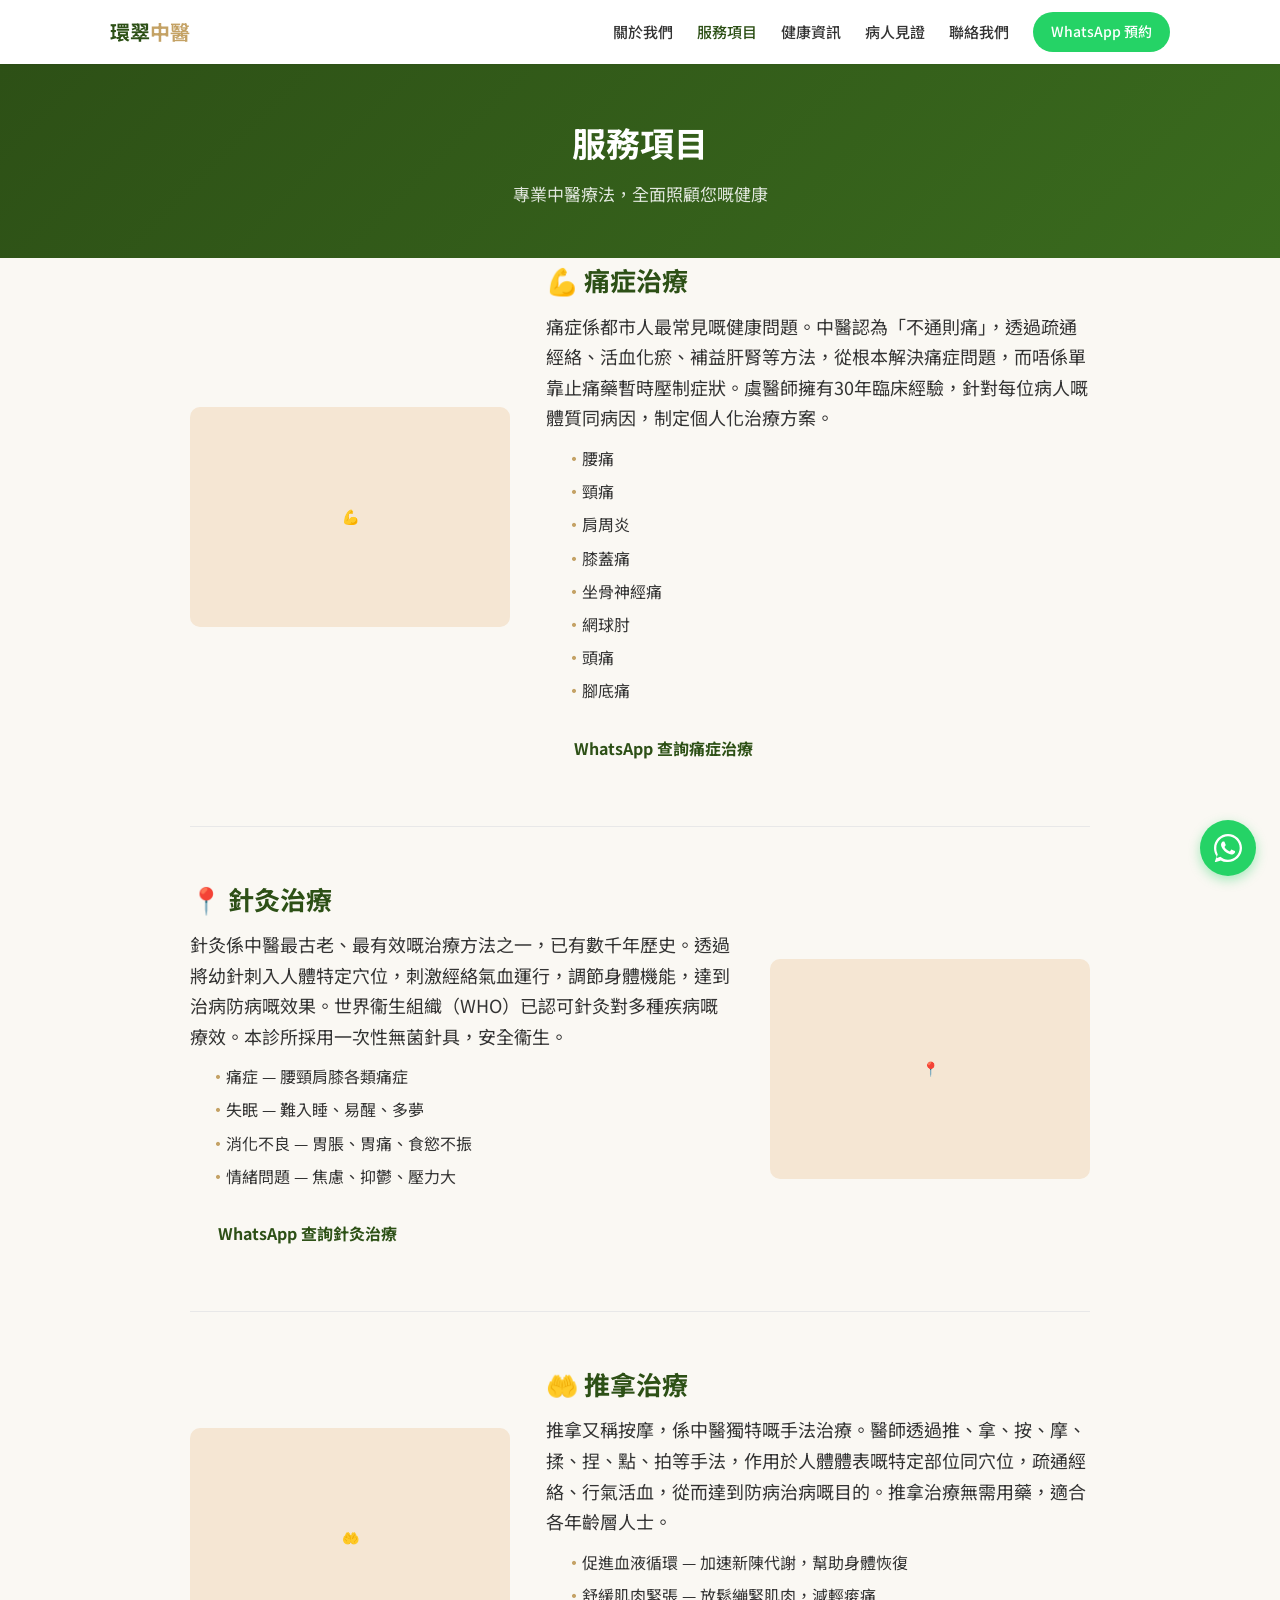
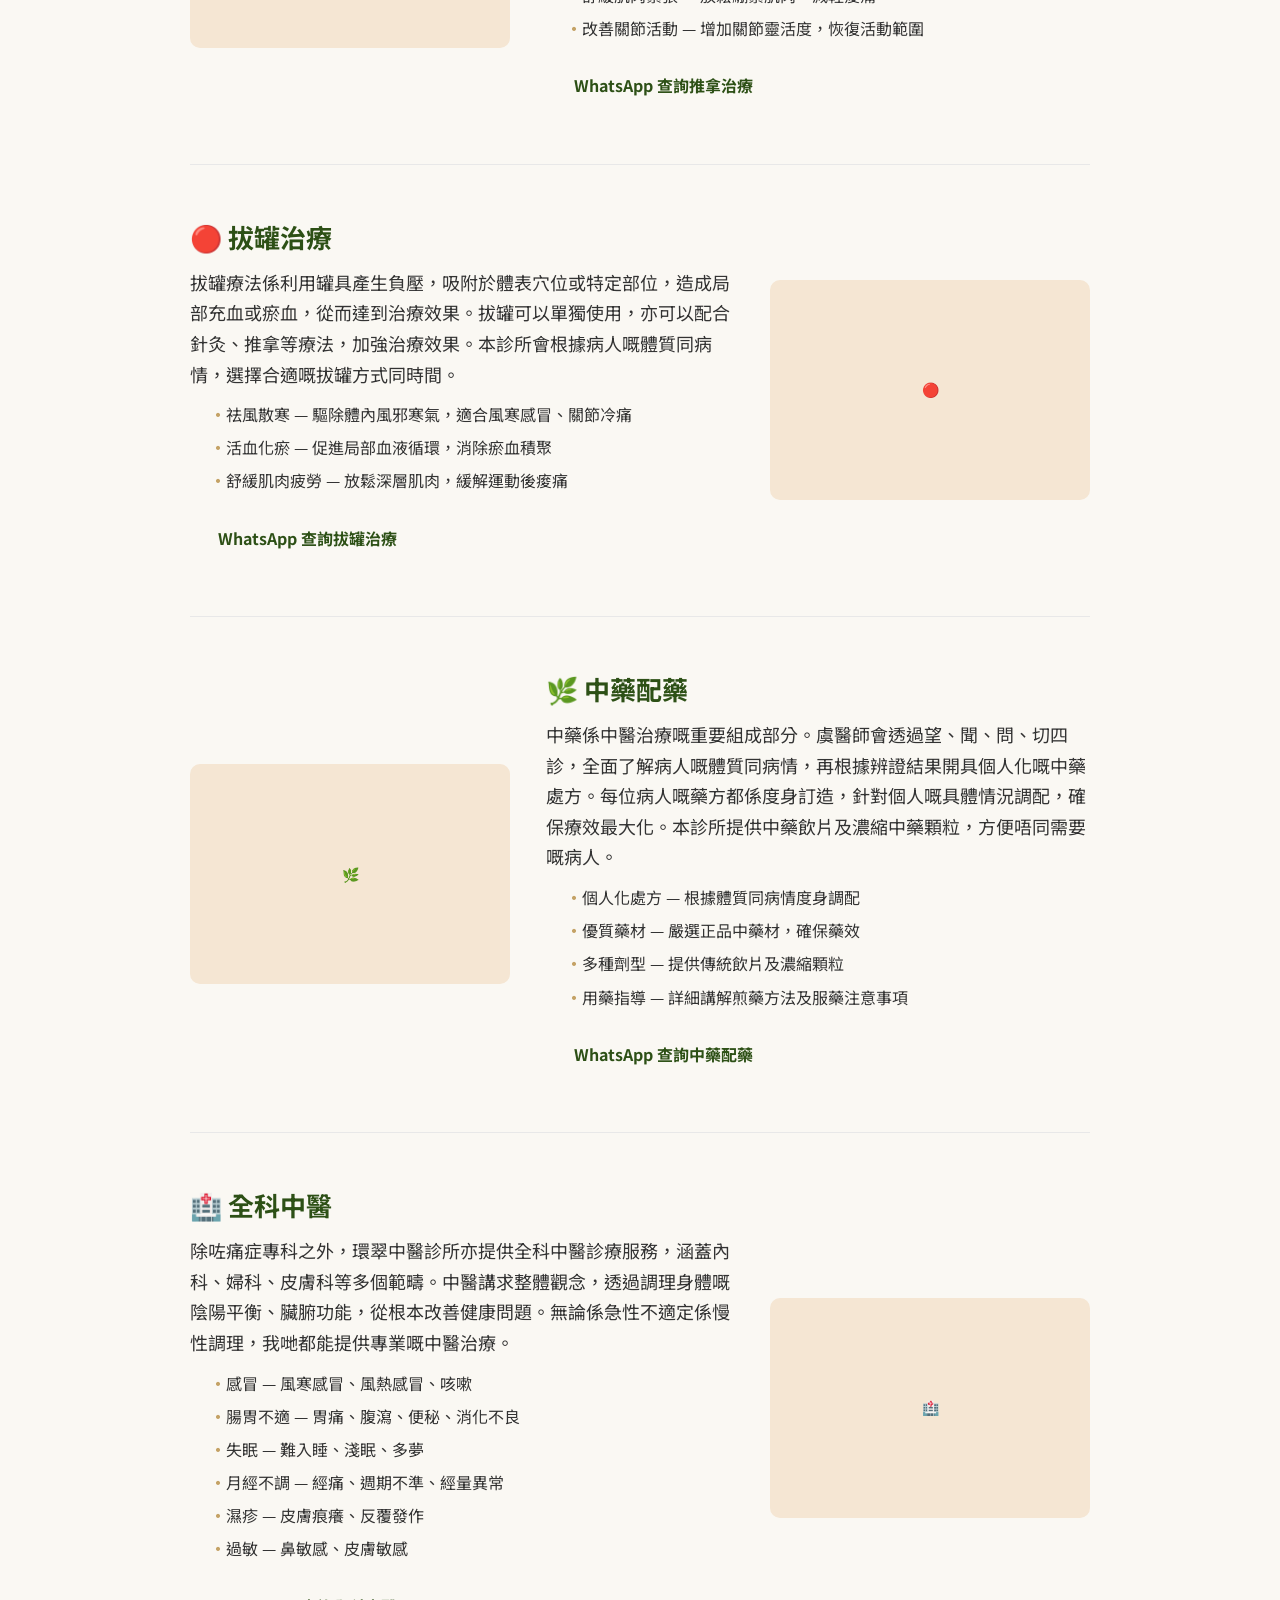
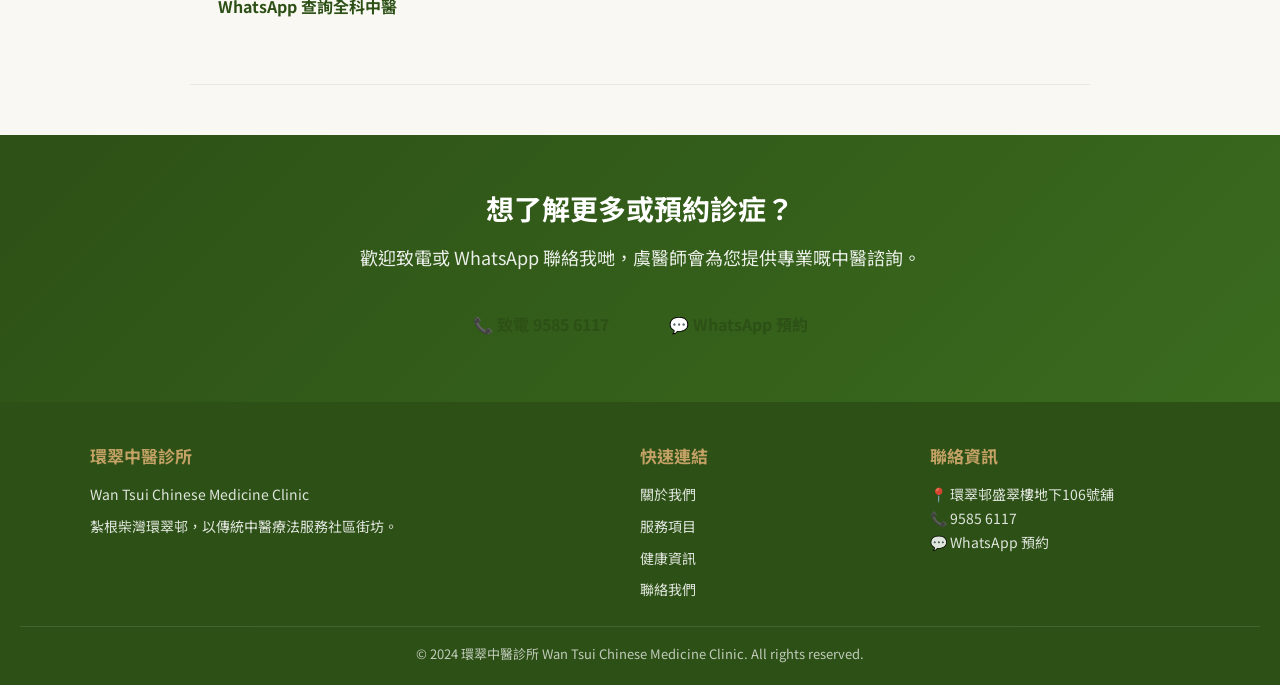
<file: docs/services.html>
<!DOCTYPE html>
<html lang="zh-Hant-HK">
<head>
  <meta charset="UTF-8">
  <meta name="viewport" content="width=device-width, initial-scale=1.0">
  <title>服務項目 | 環翠中醫診所 - 柴灣痛症針灸推拿</title>
  <meta name="description" content="環翠中醫診所位於柴灣環翠邨，提供專業中醫痛症治療、針灸、推拿、拔罐、中藥配藥等服務。虞維桁註冊中醫師，30年行醫經驗，專治腰痛頸痛肩周炎。">
  <meta name="keywords" content="柴灣中醫,痛症,針灸,推拿,拔罐,中藥,環翠邨,中醫診所,腰痛,頸痛,肩周炎">
  <link rel="preconnect" href="https://fonts.googleapis.com">
  <link href="https://fonts.googleapis.com/css2?family=Noto+Sans+TC:wght@400;500;700&display=swap" rel="stylesheet">
  <link rel="stylesheet" href="css/style.css">
</head>
<body>

<header class="header">
  <nav class="nav">
    <a href="index.html" class="nav-logo">環翠<span>中醫</span></a>
    <div class="nav-links">
      <a href="about.html">關於我們</a>
      <a href="services.html">服務項目</a>
      <a href="health-info.html">健康資訊</a>
      <a href="testimonials.html">病人見證</a>
      <a href="contact.html">聯絡我們</a>
      <a href="https://wa.me/85295856117?text=你好，我想預約睇中醫" class="nav-cta" target="_blank">WhatsApp 預約</a>
    </div>
    <button class="hamburger" aria-label="選單"><span></span><span></span><span></span></button>
  </nav>
</header>

<main>
  <section class="page-hero">
    <h1>服務項目</h1>
    <p>專業中醫療法，全面照顧您嘅健康</p>
  </section>

  <!-- 1. 痛症治療 -->
  <section class="service-detail">
    <div class="image-placeholder">
      <span>💪</span>
    </div>
    <div class="content">
      <h2>💪 痛症治療</h2>
      <p>痛症係都市人最常見嘅健康問題。中醫認為「不通則痛」，透過疏通經絡、活血化瘀、補益肝腎等方法，從根本解決痛症問題，而唔係單靠止痛藥暫時壓制症狀。虞醫師擁有30年臨床經驗，針對每位病人嘅體質同病因，制定個人化治療方案。</p>
      <ul>
        <li>腰痛</li>
        <li>頸痛</li>
        <li>肩周炎</li>
        <li>膝蓋痛</li>
        <li>坐骨神經痛</li>
        <li>網球肘</li>
        <li>頭痛</li>
        <li>腳底痛</li>
      </ul>
      <a href="https://wa.me/85295856117?text=你好，我想查詢痛症治療" class="btn" target="_blank">WhatsApp 查詢痛症治療</a>
    </div>
  </section>

  <!-- 2. 針灸治療 -->
  <section class="service-detail reverse">
    <div class="image-placeholder">
      <span>📍</span>
    </div>
    <div class="content">
      <h2>📍 針灸治療</h2>
      <p>針灸係中醫最古老、最有效嘅治療方法之一，已有數千年歷史。透過將幼針刺入人體特定穴位，刺激經絡氣血運行，調節身體機能，達到治病防病嘅效果。世界衞生組織（WHO）已認可針灸對多種疾病嘅療效。本診所採用一次性無菌針具，安全衞生。</p>
      <ul>
        <li>痛症 — 腰頸肩膝各類痛症</li>
        <li>失眠 — 難入睡、易醒、多夢</li>
        <li>消化不良 — 胃脹、胃痛、食慾不振</li>
        <li>情緒問題 — 焦慮、抑鬱、壓力大</li>
      </ul>
      <a href="https://wa.me/85295856117?text=你好，我想查詢針灸治療" class="btn" target="_blank">WhatsApp 查詢針灸治療</a>
    </div>
  </section>

  <!-- 3. 推拿治療 -->
  <section class="service-detail">
    <div class="image-placeholder">
      <span>🤲</span>
    </div>
    <div class="content">
      <h2>🤲 推拿治療</h2>
      <p>推拿又稱按摩，係中醫獨特嘅手法治療。醫師透過推、拿、按、摩、揉、捏、點、拍等手法，作用於人體體表嘅特定部位同穴位，疏通經絡、行氣活血，從而達到防病治病嘅目的。推拿治療無需用藥，適合各年齡層人士。</p>
      <ul>
        <li>促進血液循環 — 加速新陳代謝，幫助身體恢復</li>
        <li>舒緩肌肉緊張 — 放鬆繃緊肌肉，減輕痠痛</li>
        <li>改善關節活動 — 增加關節靈活度，恢復活動範圍</li>
      </ul>
      <a href="https://wa.me/85295856117?text=你好，我想查詢推拿治療" class="btn" target="_blank">WhatsApp 查詢推拿治療</a>
    </div>
  </section>

  <!-- 4. 拔罐治療 -->
  <section class="service-detail reverse">
    <div class="image-placeholder">
      <span>🔴</span>
    </div>
    <div class="content">
      <h2>🔴 拔罐治療</h2>
      <p>拔罐療法係利用罐具產生負壓，吸附於體表穴位或特定部位，造成局部充血或瘀血，從而達到治療效果。拔罐可以單獨使用，亦可以配合針灸、推拿等療法，加強治療效果。本診所會根據病人嘅體質同病情，選擇合適嘅拔罐方式同時間。</p>
      <ul>
        <li>祛風散寒 — 驅除體內風邪寒氣，適合風寒感冒、關節冷痛</li>
        <li>活血化瘀 — 促進局部血液循環，消除瘀血積聚</li>
        <li>舒緩肌肉疲勞 — 放鬆深層肌肉，緩解運動後痠痛</li>
      </ul>
      <a href="https://wa.me/85295856117?text=你好，我想查詢拔罐治療" class="btn" target="_blank">WhatsApp 查詢拔罐治療</a>
    </div>
  </section>

  <!-- 5. 中藥配藥 -->
  <section class="service-detail">
    <div class="image-placeholder">
      <span>🌿</span>
    </div>
    <div class="content">
      <h2>🌿 中藥配藥</h2>
      <p>中藥係中醫治療嘅重要組成部分。虞醫師會透過望、聞、問、切四診，全面了解病人嘅體質同病情，再根據辨證結果開具個人化嘅中藥處方。每位病人嘅藥方都係度身訂造，針對個人嘅具體情況調配，確保療效最大化。本診所提供中藥飲片及濃縮中藥顆粒，方便唔同需要嘅病人。</p>
      <ul>
        <li>個人化處方 — 根據體質同病情度身調配</li>
        <li>優質藥材 — 嚴選正品中藥材，確保藥效</li>
        <li>多種劑型 — 提供傳統飲片及濃縮顆粒</li>
        <li>用藥指導 — 詳細講解煎藥方法及服藥注意事項</li>
      </ul>
      <a href="https://wa.me/85295856117?text=你好，我想查詢中藥配藥" class="btn" target="_blank">WhatsApp 查詢中藥配藥</a>
    </div>
  </section>

  <!-- 6. 全科中醫 -->
  <section class="service-detail reverse">
    <div class="image-placeholder">
      <span>🏥</span>
    </div>
    <div class="content">
      <h2>🏥 全科中醫</h2>
      <p>除咗痛症專科之外，環翠中醫診所亦提供全科中醫診療服務，涵蓋內科、婦科、皮膚科等多個範疇。中醫講求整體觀念，透過調理身體嘅陰陽平衡、臟腑功能，從根本改善健康問題。無論係急性不適定係慢性調理，我哋都能提供專業嘅中醫治療。</p>
      <ul>
        <li>感冒 — 風寒感冒、風熱感冒、咳嗽</li>
        <li>腸胃不適 — 胃痛、腹瀉、便秘、消化不良</li>
        <li>失眠 — 難入睡、淺眠、多夢</li>
        <li>月經不調 — 經痛、週期不準、經量異常</li>
        <li>濕疹 — 皮膚痕癢、反覆發作</li>
        <li>過敏 — 鼻敏感、皮膚敏感</li>
      </ul>
      <a href="https://wa.me/85295856117?text=你好，我想查詢全科中醫服務" class="btn" target="_blank">WhatsApp 查詢全科中醫</a>
    </div>
  </section>

  <!-- CTA Banner -->
  <section class="cta-banner">
    <h2>想了解更多或預約診症？</h2>
    <p>歡迎致電或 WhatsApp 聯絡我哋，虞醫師會為您提供專業嘅中醫諮詢。</p>
    <div class="cta-buttons">
      <a href="tel:+85295856117" class="btn">📞 致電 9585 6117</a>
      <a href="https://wa.me/85295856117?text=你好，我想預約睇中醫" class="btn" target="_blank">💬 WhatsApp 預約</a>
    </div>
  </section>
</main>

<footer class="footer">
  <div class="footer-grid">
    <div>
      <h4>環翠中醫診所</h4>
      <p>Wan Tsui Chinese Medicine Clinic</p>
      <p style="margin-top:8px">紮根柴灣環翠邨，以傳統中醫療法服務社區街坊。</p>
    </div>
    <div>
      <h4>快速連結</h4>
      <div class="footer-links">
        <a href="about.html">關於我們</a>
        <a href="services.html">服務項目</a>
        <a href="health-info.html">健康資訊</a>
        <a href="contact.html">聯絡我們</a>
      </div>
    </div>
    <div>
      <h4>聯絡資訊</h4>
      <p>📍 環翠邨盛翠樓地下106號舖</p>
      <p>📞 <a href="tel:+85295856117">9585 6117</a></p>
      <p>💬 <a href="https://wa.me/85295856117?text=你好，我想預約睇中醫" target="_blank">WhatsApp 預約</a></p>
    </div>
  </div>
  <div class="footer-bottom">© 2024 環翠中醫診所 Wan Tsui Chinese Medicine Clinic. All rights reserved.</div>
</footer>

<a href="https://wa.me/85295856117?text=你好，我想預約睇中醫" class="wa-float" target="_blank" aria-label="WhatsApp預約">
  <svg viewBox="0 0 24 24"><path d="M17.472 14.382c-.297-.149-1.758-.867-2.03-.967-.273-.099-.471-.148-.67.15-.197.297-.767.966-.94 1.164-.173.199-.347.223-.644.075-.297-.15-1.255-.463-2.39-1.475-.883-.788-1.48-1.761-1.653-2.059-.173-.297-.018-.458.13-.606.134-.133.298-.347.446-.52.149-.174.198-.298.298-.497.099-.198.05-.371-.025-.52-.075-.149-.669-1.612-.916-2.207-.242-.579-.487-.5-.669-.51-.173-.008-.371-.01-.57-.01-.198 0-.52.074-.792.372-.272.297-1.04 1.016-1.04 2.479 0 1.462 1.065 2.875 1.213 3.074.149.198 2.096 3.2 5.077 4.487.709.306 1.262.489 1.694.625.712.227 1.36.195 1.871.118.571-.085 1.758-.719 2.006-1.413.248-.694.248-1.289.173-1.413-.074-.124-.272-.198-.57-.347z"/><path d="M12 0C5.373 0 0 5.373 0 12c0 2.625.846 5.059 2.284 7.034L.789 23.492a.5.5 0 00.611.611l4.458-1.495A11.952 11.952 0 0012 24c6.627 0 12-5.373 12-12S18.627 0 12 0zm0 22c-2.387 0-4.592-.826-6.326-2.209l-.252-.196-3.278 1.098 1.098-3.278-.196-.252A9.948 9.948 0 012 12C2 6.486 6.486 2 12 2s10 4.486 10 10-4.486 10-10 10z"/></svg>
</a>
<button class="back-top" aria-label="返回頂部">↑</button>

<script src="js/main.js"></script>
</body>
</html>
</file>
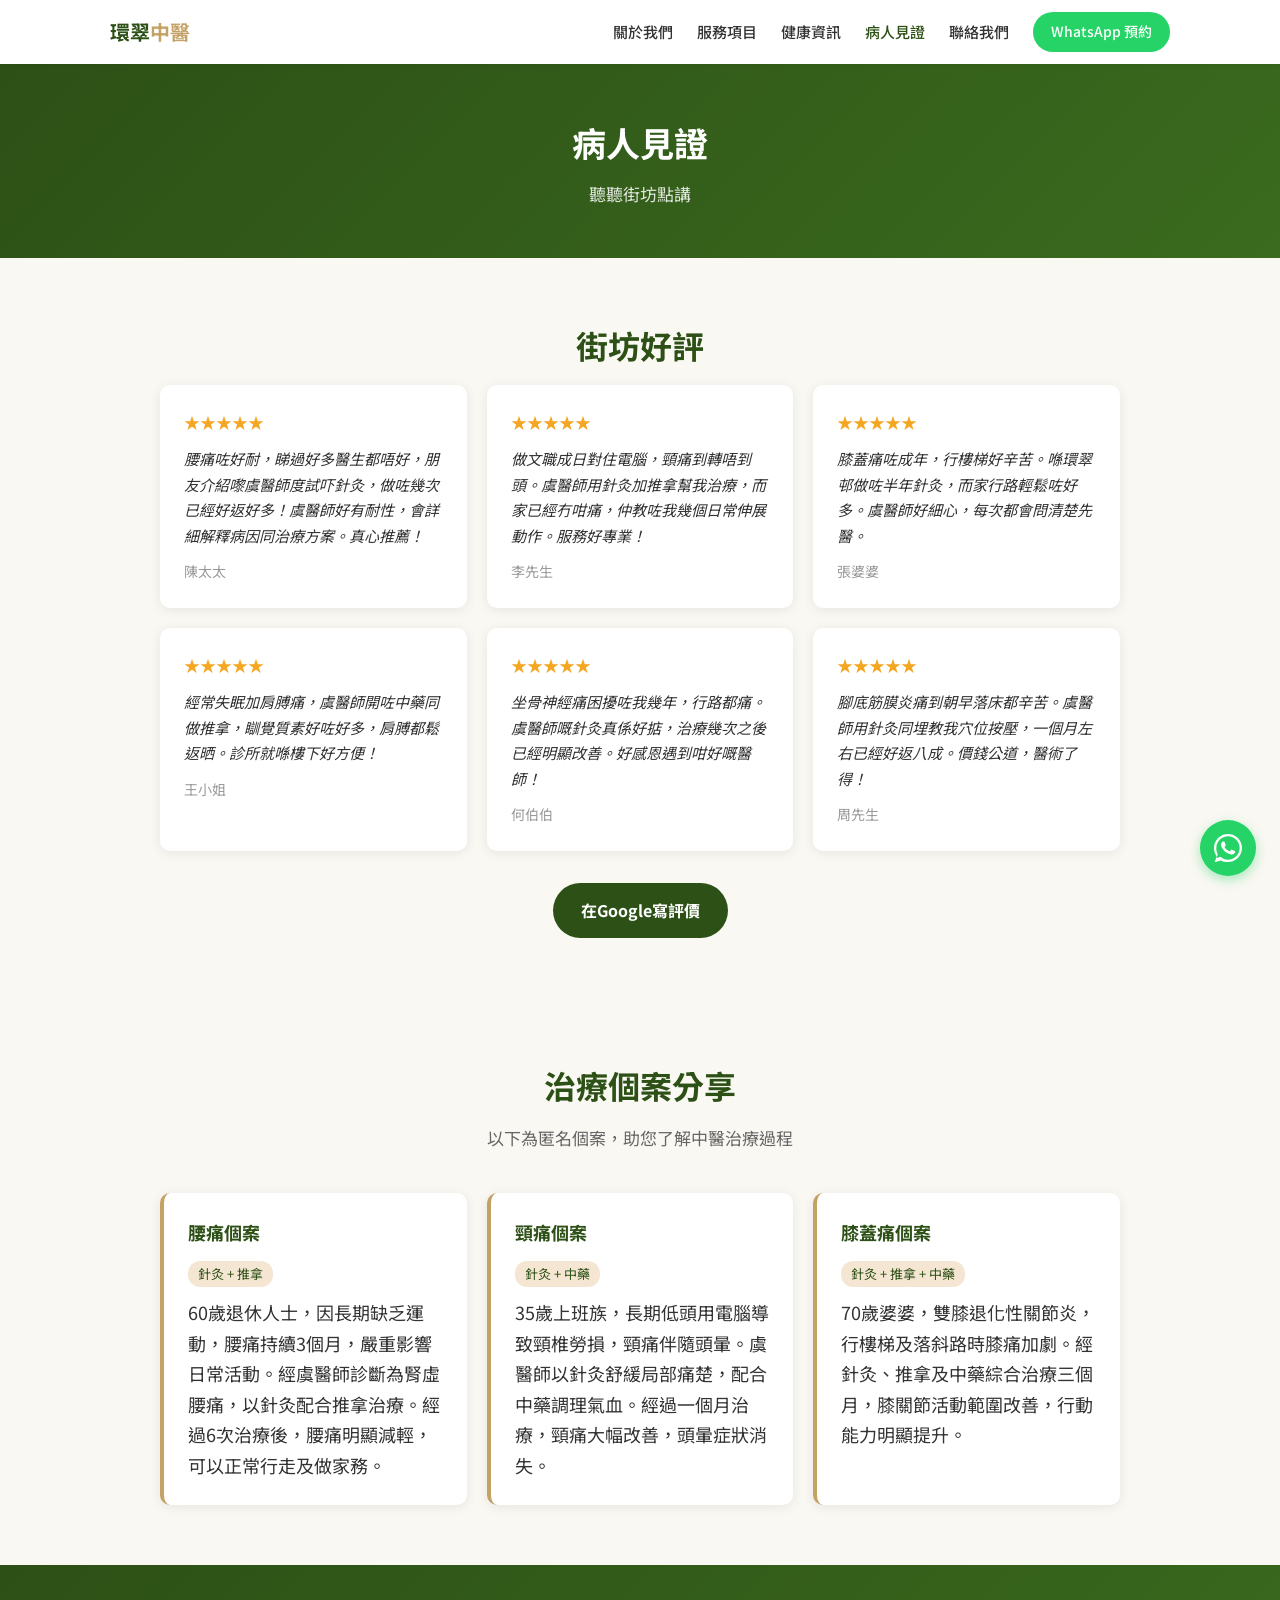
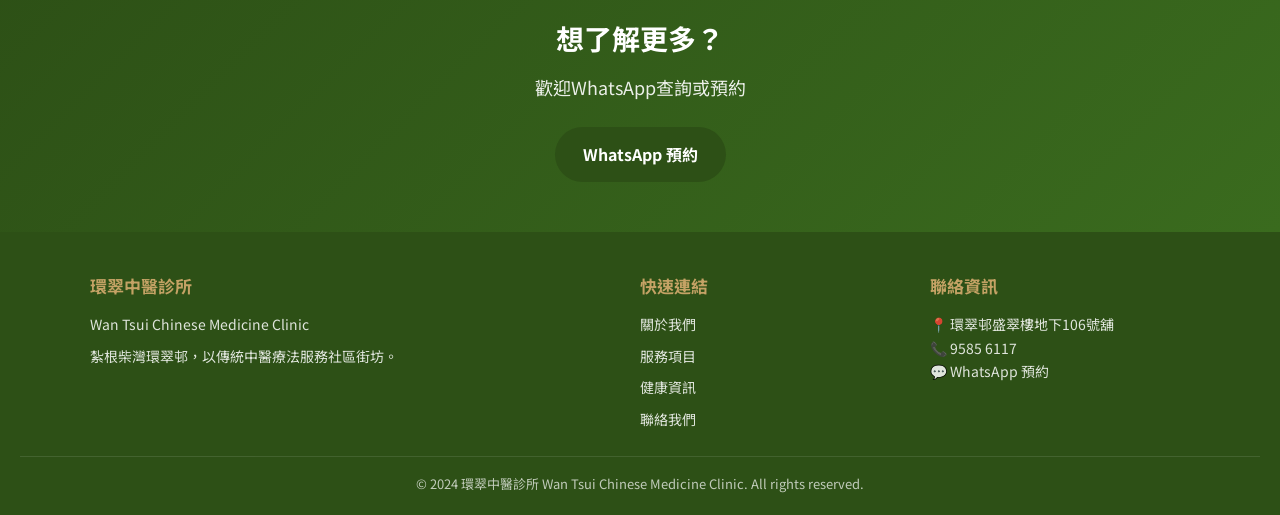
<file: docs/testimonials.html>
<!DOCTYPE html>
<html lang="zh-Hant-HK">
<head>
  <meta charset="UTF-8">
  <meta name="viewport" content="width=device-width, initial-scale=1.0">
  <title>病人見證 | 環翠中醫診所 - 柴灣街坊好評</title>
  <meta name="description" content="環翠中醫診所病人真實評價與見證，柴灣環翠邨街坊親身分享針灸、推拿、中藥治療體驗。虞維桁註冊中醫師，30年行醫經驗，深受街坊信賴。">
  <link rel="preconnect" href="https://fonts.googleapis.com">
  <link href="https://fonts.googleapis.com/css2?family=Noto+Sans+TC:wght@400;500;700&display=swap" rel="stylesheet">
  <link rel="stylesheet" href="css/style.css">
</head>
<body>

<header class="header">
  <nav class="nav">
    <a href="index.html" class="nav-logo">環翠<span>中醫</span></a>
    <div class="nav-links">
      <a href="about.html">關於我們</a>
      <a href="services.html">服務項目</a>
      <a href="health-info.html">健康資訊</a>
      <a href="testimonials.html">病人見證</a>
      <a href="contact.html">聯絡我們</a>
      <a href="https://wa.me/85295856117?text=你好，我想預約睇中醫" class="nav-cta" target="_blank">WhatsApp 預約</a>
    </div>
    <button class="hamburger" aria-label="選單"><span></span><span></span><span></span></button>
  </nav>
</header>

<section class="page-hero">
  <h1>病人見證</h1>
  <p>聽聽街坊點講</p>
</section>

<section class="section">
  <h2 class="section-title">街坊好評</h2>
  <div class="testimonial-grid">
    <div class="testimonial-card">
      <div class="stars">★★★★★</div>
      <p class="text">腰痛咗好耐，睇過好多醫生都唔好，朋友介紹嚟虞醫師度試吓針灸，做咗幾次已經好返好多！虞醫師好有耐性，會詳細解釋病因同治療方案。真心推薦！</p>
      <p class="author">陳太太</p>
    </div>
    <div class="testimonial-card">
      <div class="stars">★★★★★</div>
      <p class="text">做文職成日對住電腦，頸痛到轉唔到頭。虞醫師用針灸加推拿幫我治療，而家已經冇咁痛，仲教咗我幾個日常伸展動作。服務好專業！</p>
      <p class="author">李先生</p>
    </div>
    <div class="testimonial-card">
      <div class="stars">★★★★★</div>
      <p class="text">膝蓋痛咗成年，行樓梯好辛苦。喺環翠邨做咗半年針灸，而家行路輕鬆咗好多。虞醫師好細心，每次都會問清楚先醫。</p>
      <p class="author">張婆婆</p>
    </div>
    <div class="testimonial-card">
      <div class="stars">★★★★★</div>
      <p class="text">經常失眠加肩膊痛，虞醫師開咗中藥同做推拿，瞓覺質素好咗好多，肩膊都鬆返晒。診所就喺樓下好方便！</p>
      <p class="author">王小姐</p>
    </div>
    <div class="testimonial-card">
      <div class="stars">★★★★★</div>
      <p class="text">坐骨神經痛困擾咗我幾年，行路都痛。虞醫師嘅針灸真係好掂，治療幾次之後已經明顯改善。好感恩遇到咁好嘅醫師！</p>
      <p class="author">何伯伯</p>
    </div>
    <div class="testimonial-card">
      <div class="stars">★★★★★</div>
      <p class="text">腳底筋膜炎痛到朝早落床都辛苦。虞醫師用針灸同埋教我穴位按壓，一個月左右已經好返八成。價錢公道，醫術了得！</p>
      <p class="author">周先生</p>
    </div>
  </div>
  <div style="text-align:center;margin-top:2rem">
    <a href="https://maps.app.goo.gl/WCCEY4EUzWNNpASV7" class="btn btn-primary" target="_blank">在Google寫評價</a>
  </div>
</section>

<section class="section">
  <h2 class="section-title">治療個案分享</h2>
  <p class="section-subtitle">以下為匿名個案，助您了解中醫治療過程</p>
  <div class="case-grid">
    <div class="case-card">
      <h3>腰痛個案</h3>
      <span class="tag">針灸 + 推拿</span>
      <p>60歲退休人士，因長期缺乏運動，腰痛持續3個月，嚴重影響日常活動。經虞醫師診斷為腎虛腰痛，以針灸配合推拿治療。經過6次治療後，腰痛明顯減輕，可以正常行走及做家務。</p>
    </div>
    <div class="case-card">
      <h3>頸痛個案</h3>
      <span class="tag">針灸 + 中藥</span>
      <p>35歲上班族，長期低頭用電腦導致頸椎勞損，頸痛伴隨頭暈。虞醫師以針灸舒緩局部痛楚，配合中藥調理氣血。經過一個月治療，頸痛大幅改善，頭暈症狀消失。</p>
    </div>
    <div class="case-card">
      <h3>膝蓋痛個案</h3>
      <span class="tag">針灸 + 推拿 + 中藥</span>
      <p>70歲婆婆，雙膝退化性關節炎，行樓梯及落斜路時膝痛加劇。經針灸、推拿及中藥綜合治療三個月，膝關節活動範圍改善，行動能力明顯提升。</p>
    </div>
  </div>
</section>

<section class="cta-banner">
  <h2>想了解更多？</h2>
  <p>歡迎WhatsApp查詢或預約</p>
  <a href="https://wa.me/85295856117?text=你好，我想預約睇中醫" class="btn btn-primary" target="_blank">WhatsApp 預約</a>
</section>

<footer class="footer">
  <div class="footer-grid">
    <div>
      <h4>環翠中醫診所</h4>
      <p>Wan Tsui Chinese Medicine Clinic</p>
      <p style="margin-top:8px">紮根柴灣環翠邨，以傳統中醫療法服務社區街坊。</p>
    </div>
    <div>
      <h4>快速連結</h4>
      <div class="footer-links">
        <a href="about.html">關於我們</a>
        <a href="services.html">服務項目</a>
        <a href="health-info.html">健康資訊</a>
        <a href="contact.html">聯絡我們</a>
      </div>
    </div>
    <div>
      <h4>聯絡資訊</h4>
      <p>📍 環翠邨盛翠樓地下106號舖</p>
      <p>📞 <a href="tel:+85295856117">9585 6117</a></p>
      <p>💬 <a href="https://wa.me/85295856117?text=你好，我想預約睇中醫" target="_blank">WhatsApp 預約</a></p>
    </div>
  </div>
  <div class="footer-bottom">© 2024 環翠中醫診所 Wan Tsui Chinese Medicine Clinic. All rights reserved.</div>
</footer>

<a href="https://wa.me/85295856117?text=你好，我想預約睇中醫" class="wa-float" target="_blank" aria-label="WhatsApp預約">
  <svg viewBox="0 0 24 24"><path d="M17.472 14.382c-.297-.149-1.758-.867-2.03-.967-.273-.099-.471-.148-.67.15-.197.297-.767.966-.94 1.164-.173.199-.347.223-.644.075-.297-.15-1.255-.463-2.39-1.475-.883-.788-1.48-1.761-1.653-2.059-.173-.297-.018-.458.13-.606.134-.133.298-.347.446-.52.149-.174.198-.298.298-.497.099-.198.05-.371-.025-.52-.075-.149-.669-1.612-.916-2.207-.242-.579-.487-.5-.669-.51-.173-.008-.371-.01-.57-.01-.198 0-.52.074-.792.372-.272.297-1.04 1.016-1.04 2.479 0 1.462 1.065 2.875 1.213 3.074.149.198 2.096 3.2 5.077 4.487.709.306 1.262.489 1.694.625.712.227 1.36.195 1.871.118.571-.085 1.758-.719 2.006-1.413.248-.694.248-1.289.173-1.413-.074-.124-.272-.198-.57-.347z"/><path d="M12 0C5.373 0 0 5.373 0 12c0 2.625.846 5.059 2.284 7.034L.789 23.492a.5.5 0 00.611.611l4.458-1.495A11.952 11.952 0 0012 24c6.627 0 12-5.373 12-12S18.627 0 12 0zm0 22c-2.387 0-4.592-.826-6.326-2.209l-.252-.196-3.278 1.098 1.098-3.278-.196-.252A9.948 9.948 0 012 12C2 6.486 6.486 2 12 2s10 4.486 10 10-4.486 10-10 10z"/></svg>
</a>
<button class="back-top" aria-label="返回頂部">↑</button>

<script src="js/main.js"></script>
</body>
</html>
</file>
<file: docs/css/style.css>
@import url('https://fonts.googleapis.com/css2?family=Noto+Sans+TC:wght@400;500;700&display=swap');

:root {
  --primary: #2D5016;
  --secondary: #F5E6D3;
  --accent: #C4A265;
  --bg: #FAF8F3;
  --text: #333333;
  --whatsapp: #25D366;
  --whatsapp-hover: #1da851;
  --white: #ffffff;
  --light-gray: #e8e8e8;
  --shadow: 0 2px 12px rgba(0,0,0,0.08);
  --radius: 10px;
}

*, *::before, *::after { box-sizing: border-box; margin: 0; padding: 0; }

html { scroll-behavior: smooth; }

body {
  font-family: 'Noto Sans TC', sans-serif;
  font-size: 18px;
  line-height: 1.7;
  color: var(--text);
  background: var(--bg);
}

a { color: var(--primary); text-decoration: none; }
img { max-width: 100%; height: auto; display: block; }
ul { list-style: none; }

.container { max-width: 1100px; margin: 0 auto; padding: 0 20px; }

/* ========== HEADER / NAV ========== */
.header {
  background: var(--white);
  box-shadow: 0 1px 6px rgba(0,0,0,0.07);
  position: sticky;
  top: 0;
  z-index: 1000;
}
.nav { display: flex; align-items: center; justify-content: space-between; padding: 12px 20px; max-width: 1100px; margin: 0 auto; }
.nav-logo { font-size: 20px; font-weight: 700; color: var(--primary); }
.nav-logo span { color: var(--accent); }
.nav-links { display: flex; gap: 24px; align-items: center; }
.nav-links a { font-size: 15px; font-weight: 500; color: var(--text); transition: color .2s; }
.nav-links a:hover, .nav-links a.active { color: var(--primary); }
.nav-cta {
  background: var(--whatsapp);
  color: var(--white) !important;
  padding: 8px 18px;
  border-radius: 20px;
  font-size: 14px !important;
  font-weight: 700;
  transition: background .2s;
}
.nav-cta:hover { background: var(--whatsapp-hover); }

.hamburger { display: none; flex-direction: column; gap: 5px; cursor: pointer; background: none; border: none; padding: 4px; }
.hamburger span { width: 24px; height: 2.5px; background: var(--text); border-radius: 2px; transition: .3s; }

/* ========== HERO ========== */
.hero {
  background: linear-gradient(135deg, var(--primary) 0%, #3a6b1e 100%);
  color: var(--white);
  padding: 70px 20px 80px;
  text-align: center;
}
.hero h1 { font-size: 40px; margin-bottom: 12px; }
.hero .subtitle { font-size: 20px; opacity: .9; margin-bottom: 32px; }
.hero-btns { display: flex; gap: 14px; justify-content: center; flex-wrap: wrap; }

/* ========== BUTTONS ========== */
.btn {
  display: inline-flex;
  align-items: center;
  gap: 8px;
  padding: 14px 28px;
  border-radius: 30px;
  font-size: 16px;
  font-weight: 700;
  border: none;
  cursor: pointer;
  transition: transform .2s, box-shadow .2s;
  text-decoration: none;
}
.btn:hover { transform: translateY(-2px); box-shadow: 0 4px 15px rgba(0,0,0,0.15); }
.btn-whatsapp { background: var(--whatsapp); color: var(--white); }
.btn-whatsapp:hover { background: var(--whatsapp-hover); }
.btn-outline { background: transparent; color: var(--white); border: 2px solid var(--white); }
.btn-outline:hover { background: var(--white); color: var(--primary); }
.btn-primary { background: var(--primary); color: var(--white); }
.btn-accent { background: var(--accent); color: var(--white); }

/* ========== SECTIONS ========== */
.section { padding: 60px 20px; }
.section-alt { background: var(--secondary); }
.section-white { background: var(--white); }
.section-title {
  text-align: center;
  font-size: 32px;
  color: var(--primary);
  margin-bottom: 12px;
}
.section-subtitle {
  text-align: center;
  color: #666;
  margin-bottom: 40px;
  font-size: 17px;
}

/* ========== FEATURE CARDS ========== */
.features { display: grid; grid-template-columns: repeat(3, 1fr); gap: 24px; max-width: 900px; margin: 0 auto; }
.feature-card {
  background: var(--white);
  border-radius: var(--radius);
  padding: 32px 24px;
  text-align: center;
  box-shadow: var(--shadow);
  transition: transform .2s;
}
.feature-card:hover { transform: translateY(-4px); }
.feature-icon { font-size: 42px; margin-bottom: 14px; }
.feature-card h3 { font-size: 20px; color: var(--primary); margin-bottom: 8px; }
.feature-card p { font-size: 15px; color: #666; }

/* ========== SERVICE GRID ========== */
.service-grid { display: grid; grid-template-columns: repeat(3, 1fr); gap: 20px; max-width: 900px; margin: 0 auto; }
.service-card {
  background: var(--white);
  border-radius: var(--radius);
  padding: 28px 20px;
  text-align: center;
  box-shadow: var(--shadow);
  transition: transform .2s;
  cursor: pointer;
}
.service-card:hover { transform: translateY(-3px); }
.service-card .icon { font-size: 36px; margin-bottom: 10px; }
.service-card h3 { font-size: 18px; color: var(--primary); margin-bottom: 6px; }
.service-card p { font-size: 14px; color: #666; }

/* ========== DOCTOR SECTION ========== */
.doctor-section { display: flex; gap: 40px; align-items: center; max-width: 900px; margin: 0 auto; }
.doctor-photo {
  width: 260px;
  min-height: 300px;
  background: var(--light-gray);
  border-radius: var(--radius);
  display: flex;
  align-items: center;
  justify-content: center;
  color: #999;
  font-size: 14px;
  flex-shrink: 0;
}
.doctor-info h3 { font-size: 24px; color: var(--primary); margin-bottom: 4px; }
.doctor-info .title { color: var(--accent); font-weight: 500; margin-bottom: 12px; }
.doctor-info p { margin-bottom: 16px; }

/* ========== TESTIMONIALS ========== */
.testimonial-grid { display: grid; grid-template-columns: repeat(3, 1fr); gap: 20px; max-width: 960px; margin: 0 auto; }
.testimonial-card {
  background: var(--white);
  border-radius: var(--radius);
  padding: 24px;
  box-shadow: var(--shadow);
}
.testimonial-card .stars { color: #f5a623; font-size: 16px; margin-bottom: 10px; }
.testimonial-card .text { font-size: 15px; margin-bottom: 12px; font-style: italic; }
.testimonial-card .author { font-size: 14px; color: #999; }

/* ========== LOCATION ========== */
.location-grid { display: grid; grid-template-columns: 1fr 1fr; gap: 30px; max-width: 960px; margin: 0 auto; align-items: start; }
.map-wrapper { border-radius: var(--radius); overflow: hidden; box-shadow: var(--shadow); }
.map-wrapper iframe { width: 100%; height: 350px; border: 0; }
.location-info h3 { font-size: 20px; color: var(--primary); margin-bottom: 16px; }
.location-info .info-item { display: flex; gap: 10px; margin-bottom: 14px; font-size: 16px; }
.location-info .info-item .label { font-weight: 700; min-width: 70px; }

/* ========== FOOTER ========== */
.footer {
  background: var(--primary);
  color: var(--white);
  padding: 40px 20px 20px;
}
.footer-grid { display: grid; grid-template-columns: 2fr 1fr 1fr; gap: 30px; max-width: 1100px; margin: 0 auto 24px; }
.footer h4 { font-size: 17px; margin-bottom: 12px; color: var(--accent); }
.footer p, .footer a { color: rgba(255,255,255,.85); font-size: 14px; }
.footer a:hover { color: var(--white); }
.footer-bottom { text-align: center; border-top: 1px solid rgba(255,255,255,.15); padding-top: 16px; font-size: 13px; opacity: .7; }
.footer-links { display: flex; flex-direction: column; gap: 8px; }

/* ========== WHATSAPP FLOAT ========== */
.wa-float {
  position: fixed;
  bottom: 24px;
  right: 24px;
  width: 56px;
  height: 56px;
  background: var(--whatsapp);
  border-radius: 50%;
  display: flex;
  align-items: center;
  justify-content: center;
  box-shadow: 0 4px 12px rgba(37,211,102,.4);
  z-index: 999;
  transition: transform .2s;
}
.wa-float:hover { transform: scale(1.1); }
.wa-float svg { width: 28px; height: 28px; fill: var(--white); }

/* ========== CTA BANNER ========== */
.cta-banner {
  background: linear-gradient(135deg, var(--primary), #3a6b1e);
  color: var(--white);
  text-align: center;
  padding: 50px 20px;
}
.cta-banner h2 { font-size: 28px; margin-bottom: 10px; }
.cta-banner p { margin-bottom: 24px; opacity: .9; }

/* ========== BACK TO TOP ========== */
.back-top {
  position: fixed;
  bottom: 90px;
  right: 26px;
  width: 40px;
  height: 40px;
  background: var(--primary);
  color: var(--white);
  border: none;
  border-radius: 50%;
  font-size: 20px;
  cursor: pointer;
  display: none;
  align-items: center;
  justify-content: center;
  z-index: 998;
  box-shadow: 0 2px 8px rgba(0,0,0,.15);
}
.back-top.show { display: flex; }

/* ========== PAGE HERO (sub-pages) ========== */
.page-hero {
  background: linear-gradient(135deg, var(--primary), #3a6b1e);
  color: var(--white);
  padding: 50px 20px;
  text-align: center;
}
.page-hero h1 { font-size: 34px; margin-bottom: 8px; }
.page-hero p { opacity: .85; font-size: 17px; }

/* ========== SERVICE DETAIL (services page) ========== */
.service-detail {
  display: flex;
  gap: 36px;
  align-items: center;
  max-width: 900px;
  margin: 0 auto 50px;
  padding-bottom: 50px;
  border-bottom: 1px solid var(--light-gray);
}
.service-detail:last-child { border-bottom: none; }
.service-detail.reverse { flex-direction: row-reverse; }
.service-detail .image-placeholder {
  width: 320px;
  min-height: 220px;
  background: var(--secondary);
  border-radius: var(--radius);
  display: flex;
  align-items: center;
  justify-content: center;
  color: #999;
  font-size: 14px;
  flex-shrink: 0;
}
.service-detail .content h2 { font-size: 26px; color: var(--primary); margin-bottom: 8px; }
.service-detail .content h2 .emoji { margin-right: 8px; }
.service-detail .content p { margin-bottom: 12px; }
.service-detail .content ul { margin-bottom: 16px; padding-left: 20px; }
.service-detail .content ul li { position: relative; padding-left: 16px; margin-bottom: 6px; font-size: 16px; }
.service-detail .content ul li::before { content: "•"; color: var(--accent); position: absolute; left: 0; font-weight: 700; }

/* ========== HEALTH INFO TABS ========== */
.tabs { display: flex; gap: 10px; justify-content: center; margin-bottom: 30px; flex-wrap: wrap; }
.tab-btn {
  padding: 10px 22px;
  border: 2px solid var(--primary);
  border-radius: 25px;
  background: transparent;
  color: var(--primary);
  font-size: 15px;
  font-weight: 700;
  cursor: pointer;
  font-family: inherit;
  transition: .2s;
}
.tab-btn.active, .tab-btn:hover { background: var(--primary); color: var(--white); }
.tab-content { display: none; }
.tab-content.active { display: block; }

/* ========== ACCORDION ========== */
.accordion-item { background: var(--white); border-radius: var(--radius); margin-bottom: 12px; box-shadow: var(--shadow); overflow: hidden; }
.accordion-header {
  padding: 18px 24px;
  font-size: 17px;
  font-weight: 700;
  color: var(--primary);
  cursor: pointer;
  display: flex;
  justify-content: space-between;
  align-items: center;
  transition: background .2s;
}
.accordion-header:hover { background: var(--secondary); }
.accordion-header .arrow { transition: transform .3s; font-size: 14px; }
.accordion-item.open .accordion-header .arrow { transform: rotate(180deg); }
.accordion-body { padding: 0 24px; max-height: 0; overflow: hidden; transition: max-height .3s ease, padding .3s; }
.accordion-item.open .accordion-body { max-height: 800px; padding: 0 24px 20px; }
.accordion-body p { margin-bottom: 10px; font-size: 16px; }
.accordion-body ul { padding-left: 20px; margin-bottom: 10px; }
.accordion-body ul li { padding-left: 16px; position: relative; margin-bottom: 4px; }
.accordion-body ul li::before { content: "•"; color: var(--accent); position: absolute; left: 0; }

/* ========== CONTACT PAGE ========== */
.contact-grid { display: grid; grid-template-columns: repeat(2, 1fr); gap: 20px; max-width: 800px; margin: 0 auto 40px; }
.contact-card {
  background: var(--white);
  border-radius: var(--radius);
  padding: 24px;
  text-align: center;
  box-shadow: var(--shadow);
}
.contact-card .icon { font-size: 32px; margin-bottom: 8px; }
.contact-card h3 { font-size: 17px; color: var(--primary); margin-bottom: 6px; }
.contact-card p { font-size: 15px; }
.contact-card a { color: var(--primary); font-weight: 700; }

.transport-section { max-width: 800px; margin: 0 auto; }
.transport-section h3 { font-size: 22px; color: var(--primary); margin-bottom: 16px; }
.transport-item { display: flex; gap: 12px; margin-bottom: 14px; align-items: flex-start; }
.transport-item .icon { font-size: 24px; flex-shrink: 0; }

.booking-notes { max-width: 800px; margin: 40px auto 0; background: var(--white); border-radius: var(--radius); padding: 28px; box-shadow: var(--shadow); }
.booking-notes h3 { font-size: 20px; color: var(--primary); margin-bottom: 14px; }
.booking-notes ol { padding-left: 24px; }
.booking-notes ol li { margin-bottom: 8px; }

/* ========== CASE STUDY ========== */
.case-grid { display: grid; grid-template-columns: repeat(auto-fit, minmax(280px, 1fr)); gap: 20px; max-width: 960px; margin: 0 auto; }
.case-card {
  background: var(--white);
  border-radius: var(--radius);
  padding: 24px;
  box-shadow: var(--shadow);
  border-left: 4px solid var(--accent);
}
.case-card h3 { color: var(--primary); margin-bottom: 8px; font-size: 18px; }
.case-card .tag { display: inline-block; background: var(--secondary); color: var(--primary); padding: 2px 10px; border-radius: 12px; font-size: 13px; margin-bottom: 10px; }

/* ========== RESPONSIVE ========== */
@media (max-width: 768px) {
  body { font-size: 16px; }
  .nav-links { display: none; position: absolute; top: 100%; left: 0; right: 0; background: var(--white); flex-direction: column; padding: 20px; gap: 16px; box-shadow: 0 4px 12px rgba(0,0,0,.1); }
  .nav-links.open { display: flex; }
  .hamburger { display: flex; }
  .hero { padding: 50px 20px 60px; }
  .hero h1 { font-size: 28px; }
  .hero .subtitle { font-size: 17px; }
  .features { grid-template-columns: 1fr; max-width: 400px; }
  .service-grid { grid-template-columns: repeat(2, 1fr); }
  .doctor-section { flex-direction: column; text-align: center; }
  .doctor-photo { width: 200px; min-height: 240px; margin: 0 auto; }
  .testimonial-grid { grid-template-columns: 1fr; max-width: 500px; margin: 0 auto; }
  .location-grid { grid-template-columns: 1fr; }
  .footer-grid { grid-template-columns: 1fr; }
  .section { padding: 40px 16px; }
  .section-title { font-size: 26px; }
  .service-detail, .service-detail.reverse { flex-direction: column; }
  .service-detail .image-placeholder { width: 100%; min-height: 180px; }
  .contact-grid { grid-template-columns: 1fr; }
  .page-hero h1 { font-size: 26px; }
}

@media (max-width: 480px) {
  .service-grid { grid-template-columns: 1fr; max-width: 320px; margin: 0 auto; }
  .hero-btns { flex-direction: column; align-items: center; }
  .btn { width: 100%; justify-content: center; max-width: 280px; }
}
</file>
